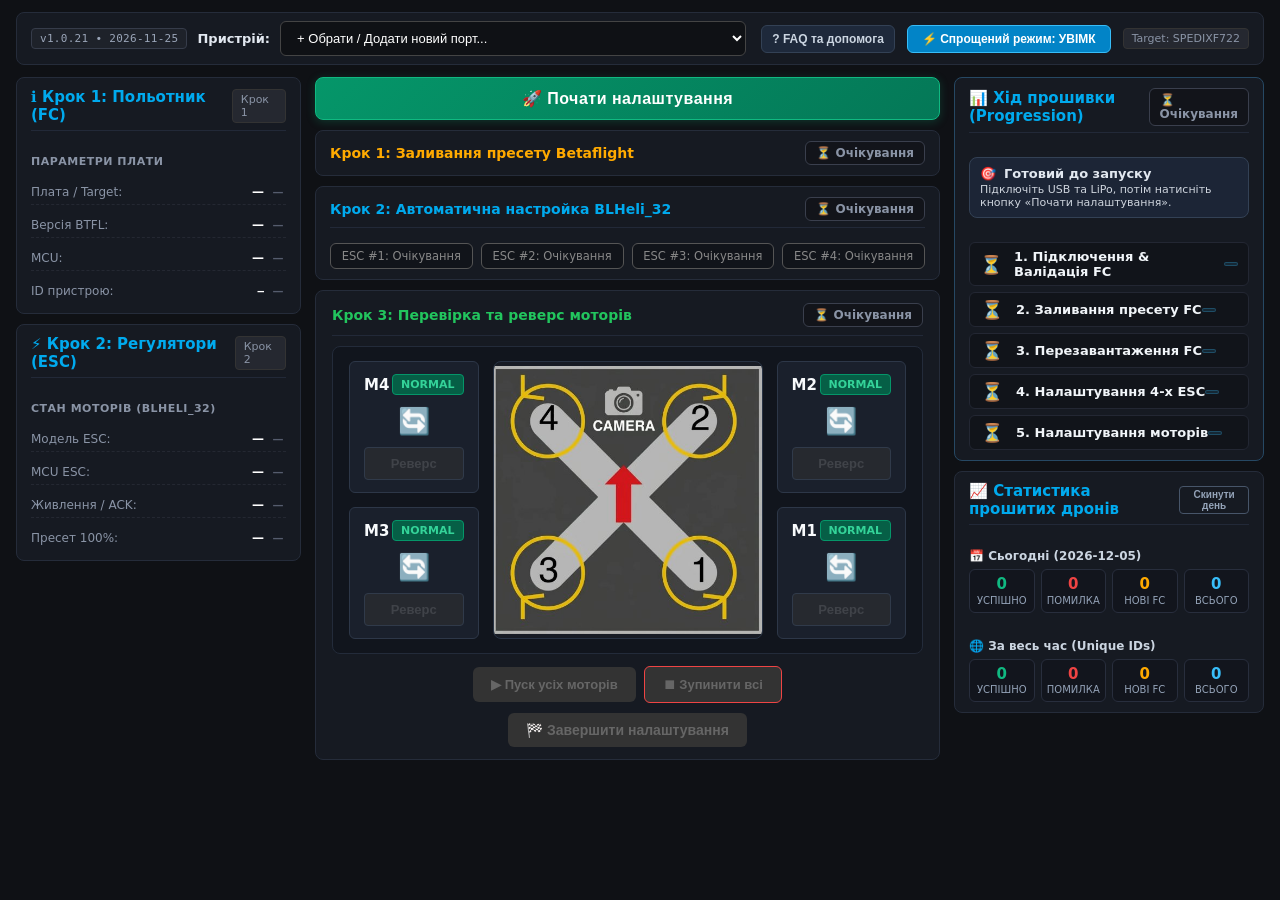
<file: index.html>
<!DOCTYPE html>
<html lang="uk">
<head>
    <meta charset="UTF-8">
    <meta name="viewport" content="width=device-width, initial-scale=1.0">
    <meta http-equiv="Content-Security-Policy" content="default-src 'self'; script-src 'self' 'unsafe-inline'; style-src 'self' 'unsafe-inline'; img-src 'self' data:;">
    <title>Drone Setup Station: Betaflight & BLHeli_32 Configurator</title>
    <link rel="stylesheet" href="css/main.css">
    <link rel="stylesheet" href="css/components.css">
</head>
<body>

<div class="container">

    <!-- USB COM Port Selection Bar -->
    <div class="top-bar">
        <div class="port-controls">
            <span class="badge version-badge" id="appVersionBadge" title="Версія: v1.0.0 (2026-11-12)">v1.0.0 • 2026-11-12</span>
            <strong style="font-size: 13px;">Пристрій:</strong>
            <select id="portSelect">
                <option value="new">+ Обрати / Додати новий порт...</option>
            </select>
            <button id="btnGrantPort" class="btn-grant-port" style="display:none;" title="Надати доступ браузера до щойно підключеного польотника">
                🔌 Дозволити новий пристрій
            </button>
        </div>
        <div class="top-bar-right" style="display:flex; align-items:center; gap:12px;">
            <button id="btnOpenFaq" class="btn-help-toggle simplified-only" title="Відкрити інструкцію оператора / FAQ">
                ? FAQ та допомога
            </button>
            <button id="btnToggleMode" class="btn-mode-toggle" title="Перемкнути між спрощеним та експертним режимами">
                ⚡ Спрощений режим: УВІМК
            </button>
            <span class="badge" id="boardTargetBadge">Target: SPEDIXF722</span>
        </div>
    </div>

    <!-- APP LAYOUT: SIDEBAR + MAIN CONTENT -->
    <div class="app-layout">
        <!-- LEFT SIDEBAR: Flight Controller Info & Preset Match -->
        <aside class="sidebar-col">
            <!-- Крок 1: Інфо польотника (FC) -->
            <div class="info-card" id="infoCardFc">
                <div class="info-card-header">
                    <span class="info-card-title">ℹ️ Крок 1: Польотник (FC)</span>
                    <span class="badge">Крок 1</span>
                </div>

                <div class="info-group">
                    <div class="info-group-title">Параметри плати</div>
                    <div class="info-row">
                        <span class="info-label">Плата / Target:</span>
                        <div class="info-val-wrap">
                            <span class="info-val" id="infoBoardName">—</span>
                            <span class="check-icon state-idle" id="checkBoard" title="Статус перевірки плати">—</span>
                        </div>
                    </div>
                    <div class="info-row">
                        <span class="info-label">Версія BTFL:</span>
                        <div class="info-val-wrap">
                            <span class="info-val" id="infoFirmwareVer">—</span>
                            <span class="check-icon state-idle" id="checkFw" title="Статус перевірки прошивки">—</span>
                        </div>
                    </div>
                    <div class="info-row expert-only">
                        <span class="info-label">Дата збірки:</span>
                        <div class="info-val-wrap">
                            <span class="info-val" id="infoBuildDate">—</span>
                            <span class="check-icon state-idle" id="checkDate" title="Статус перевірки дати збірки">—</span>
                        </div>
                    </div>
                    <div class="info-row">
                        <span class="info-label">MCU:</span>
                        <div class="info-val-wrap">
                            <span class="info-val" id="infoMcuType">—</span>
                            <span class="check-icon state-idle" id="checkMcu" title="Статус перевірки MCU">—</span>
                        </div>
                    </div>
                    <div class="info-row">
                        <span class="info-label">ID пристрою:</span>
                        <div class="info-val-wrap">
                            <span class="info-val" id="infoDeviceId" style="font-family:monospace; font-size:11px; word-break:break-all;">—</span>
                            <span class="check-icon state-idle" id="checkDeviceId" title="Статус перевірки апаратного UID">—</span>
                        </div>
                    </div>
                </div>

                <div class="info-group expert-only">
                    <div class="info-group-title">Порівняння з пресетом</div>
                    <div class="mismatch-box">
                        <div class="info-label" style="font-size:12px;">Неспівпадіння зі стеком:</div>
                        <div class="mismatch-badge" id="infoMismatchBadge">—</div>
                        <div class="mismatch-note" id="infoMismatchNote">Очікує запуску (натисніть «Залити»)...</div>
                    </div>
                </div>
            </div>

            <!-- Крок 2: Стан регуляторів (ESC) -->
            <div class="info-card" id="infoCardEsc">
                <div class="info-card-header">
                    <span class="info-card-title">⚡ Крок 2: Регулятори (ESC)</span>
                    <span class="badge">Крок 2</span>
                </div>

                <div class="info-group" id="infoGroupEsc">
                    <div class="info-group-title">Стан моторів (BLHeli_32)</div>
                    <div class="info-row">
                        <span class="info-label">Модель ESC:</span>
                        <div class="info-val-wrap">
                            <span class="info-val" id="infoEscModel" style="max-width:150px;">—</span>
                            <span class="check-icon state-idle" id="checkEscModel" title="Статус моделі ESC">—</span>
                        </div>
                    </div>
                    <div class="info-row">
                        <span class="info-label">MCU ESC:</span>
                        <div class="info-val-wrap">
                            <span class="info-val" id="infoEscMcu">—</span>
                            <span class="check-icon state-idle" id="checkEscMcu" title="Статус процесора ESC">—</span>
                        </div>
                    </div>
                    <div class="info-row">
                        <span class="info-label">Живлення / ACK:</span>
                        <div class="info-val-wrap">
                            <span class="info-val" id="infoEscPowerAck">—</span>
                            <span class="check-icon state-idle" id="checkEscPower" title="Статус LiPo живлення та ACK">—</span>
                        </div>
                    </div>
                    <div class="info-row expert-only">
                        <span class="info-label">ESC #1..#4:</span>
                        <div class="info-val-wrap">
                            <span class="info-val" id="infoEscDirs" style="font-size:11px;">—</span>
                            <span class="check-icon state-idle" id="checkEscDirs" title="Статус моторів ESC #1..#4">—</span>
                        </div>
                    </div>
                    <div class="info-row">
                        <span class="info-label">Пресет 100%:</span>
                        <div class="info-val-wrap">
                            <span class="info-val" id="infoEscPresetStatus">—</span>
                            <span class="check-icon state-idle" id="checkEscPreset" title="Відповідність пресету 100%">—</span>
                        </div>
                    </div>
                </div>
            </div>

            <!-- Instructions & FAQ -->
            <div class="info-card faq-card expert-only">
                <div class="info-card-header">
                    <span class="info-card-title">ℹ️ Інструкція оператора / FAQ</span>
                </div>
                <div class="faq-content">
                    <!-- 1. ДО ПІДКЛЮЧЕННЯ -->
                    <div class="faq-section">
                        <div class="faq-section-title">🔌 1. До підключення</div>
                        <div class="faq-item">
                            <strong>Один пристрій та закриття сторонніх програм:</strong>
                            <p><strong style="color: #ff4444;">‼️ Суворо заборонено підключати одночасно декілька девайсів через USB!</strong> Працюйте виключно з одним дроном. Також обов'язково <strong>закрийте всі сторонні програми</strong>, які можуть захоплювати COM-порт (Betaflight Configurator, ESC Configurator, BLHeliSuite32, SpeedyBee тощо).</p>
                        </div>
                        <div class="faq-item">
                            <strong>USB-підключення та кабель:</strong>
                            <p>Використовуйте якісний дата-кабель через <strong>USB-хаб (з власним живленням)</strong> або порт ПК. Бажано підключати через <strong>USB Type-A</strong>, оскільки пряме з'єднання <code>Type-C ➔ Type-C</code> на багатьох FC викликає збої розпізнавання COM-порту та зависання прошивки.</p>
                        </div>
                        <div class="faq-item">
                            <strong>Порядок подачі живлення:</strong>
                            <p>Під'єднайте батарею (LiPo) до дрона і <strong>зачекайте повний програш стартової мелодії</strong> (переконайтеся, що вона вірна й не переривається). Тільки через 2 сек після цього вмикайте кабель USB до ПК.</p>
                        </div>
                        <div class="faq-item">
                            <strong>Техніка безпеки:</strong>
                            <p><strong style="color: #eab308;">⚠️ Безпека:</strong> переконайтеся, що перед початком робіт на дроні <strong>зняті всі пропелери</strong>.</p>
                        </div>
                    </div>

                    <!-- 2. ПІД ЧАС ПРОШИВКИ -->
                    <div class="faq-section">
                        <div class="faq-section-title">⚡ 2. Під час прошивки</div>
                        <div class="faq-item">
                            <strong>Штатний старт конвеєра:</strong>
                            <p>Натисніть кнопку <span class="faq-btn-pill-master">🚀 Почати налаштування</span>. Якщо порт уже відомий системі, процес розпочнеться автоматично і триватиме приблизно <strong>10-20 секунд</strong>.</p>
                        </div>
                        <div class="faq-item">
                            <strong>Новий пристрій / перший запуск:</strong>
                            <p>Якщо плата підключається вперше — браузер покаже вікно дозволу. Оберіть у списку ваш польотний контролер (<code>Betaflight STM32...</code>) і натисніть «Підключити». Прошивка продовжиться самостійно.</p>
                        </div>
                        <div class="faq-item">
                            <strong>Суворе правило під час запису:</strong>
                            <p><strong style="color: #ff4444;">‼️ Не вимикати:</strong> категорично заборонено від'єднувати живлення або USB під час активного запису пресету чи EEPROM моторів!</p>
                        </div>
                        <div class="faq-item">
                            <strong>Крок 3: Перевірка моторів (Етап 5 конвеєра):</strong>
                            <p>Після завершення Кроку 2 (ESC) автоматично стає активним 5-й етап конвеєра — <strong>Налаштування моторів</strong>. У спрощеному режимі <strong>мотори запускаються автоматично</strong> без необхідності натискати кнопку пуску вручну. Перевірте відповідність обертання схемі QuadX (при потребі натисніть <strong>«Реверс»</strong> потрібного мотора; якщо в UI напрямок змінився, але фізично мотор крутиться так само — натисніть <strong>«Реверс»</strong> повторно) та обов'язково зафіксуйте результат кнопкою <span class="faq-btn-pill-master">🏁 Завершити налаштування</span>.</p>
                        </div>
                    </div>

                    <!-- 3. ПІСЛЯ ПРОШИВКИ -->
                    <div class="faq-section">
                        <div class="faq-section-title">✅ 3. Після прошивки</div>
                        <div class="faq-item">
                            <strong>Фіксація та завершення циклу:</strong>
                            <p>Прошивка вважається повністю завершеною лише після натискання <span class="faq-btn-pill-master">🏁 Завершити налаштування</span> на Кроці 3 (напрямки зберігаються в EEPROM ESC, порт безпечно закривається, а пристрій зараховується у статистику).</p>
                        </div>
                        <div class="faq-item">
                            <strong>Порядок безпечного відключення:</strong>
                            <p>Після появи зеленого статусу <span class="faq-status-pill-success">✓ УСПІШНО</span> відключати строго в порядку:<br>
                            <strong>[1] Спочатку кабель USB ➔ [2] Потім акумулятор LiPo</strong>.</p>
                        </div>
                    </div>

                    <!-- 4. ЗАГАЛЬНІ ПИТАННЯ ТА ВИРІШЕННЯ ПОМИЛОК -->
                    <div class="faq-section">
                        <div class="faq-section-title">❓ 4. Загальні питання та помилки</div>
                        <div class="faq-item">
                            <strong>Помилка прошивки FC (Крок 1):</strong>
                            <p>Перевірте ліву панель: <strong>Target</strong>, <strong>Версія BTFL</strong>, <strong>Дата збірки</strong> та <strong>MCU</strong> повинні мати зелені галочки <span class="faq-badge-pass">✓</span>. Якщо біля Target червоний хрестик <span class="faq-badge-fail">✕</span> — прошивку та будь-які подальші маніпуляції заблоковано через невідповідність плати.</p>
                        </div>
                        <div class="faq-item">
                            <strong>Помилка налаштування ESC (Крок 2):</strong>
                            <p>Якщо LiPo підключено, але виник збій — перевірте балансир/силовий роз'єм XT60, свічення LED на 4-х ESC та переконайтеся у валідності полів <strong>Модель ESC</strong> та <strong>MCU ESC</strong> зліва. Після усунення причини повторно натисніть <span class="faq-btn-pill-master">🚀 Почати налаштування</span>.</p>
                        </div>
                        <div class="faq-item">
                            <strong>Напрямок мотора не змінився після натискання «Реверс»:</strong>
                            <p>Якщо після першого натискання <strong>«Реверс»</strong> напрямок в інтерфейсі (UI) оновився, але фізично мотор продовжує обертатися в той самий бік — натисніть <strong>«Реверс»</strong> ще раз. Якщо проблема повторюється і мотор не реагує на повторне натискання, це може свідчити про несправність ESC, поганий контакт або збій запису команди.</p>
                        </div>
                        <div class="faq-item">
                            <strong>Браузер та втрата з'єднання (Web Serial):</strong>
                            <p>Станція працює лише в <strong>Chrome або Edge</strong> через HTTPS (Web Serial API). Якщо під час роботи з'явилася помилка втрати пристрою, порт закриється автоматично — перевірте кабель/живлення та оберіть порт заново.</p>
                        </div>
                        <div class="faq-item">
                            <strong>Режим експерта (⚙️):</strong>
                            <p>Перемикатися в режим експерта дозволено виключно за наявності навичок дебагу та ручної прошивки. Для штатної роботи використовуйте спрощений режим в один клік.</p>
                        </div>
                    </div>
                </div>
            </div>
        </aside>

        <!-- RIGHT MAIN COLUMN: Steps & Console -->
        <main class="main-col">
        <!-- Master Run Box for Simplified Mode -->
        <div class="simplified-master-box" id="simplifiedMasterBox">
            <button id="btnRunSimplified" class="btn-master-run">
                🚀 Почати налаштування
            </button>
        </div>

    <!-- BLOCK 1: Betaflight CLI Flasher -->
    <div class="step-card" id="cardStep1">
        <div class="step-header">
            <div class="step-title">
                <span>Крок 1: Заливання пресету Betaflight</span>
            </div>
            <div class="step-header-right">
                <span class="badge expert-only">CLI Engine</span>
                <span class="already-flashed-pill fc-state-pill" id="fcStateBadge" style="display:none;" title="Статус відповідності прошивки контролера">⚡ Вже прошитий</span>
                <span class="already-flashed-pill fc-history-pill" id="fcHistoryBadge" style="display:none;" title="Історія обладнання: цей контролер раніше мав сторонній пресет">⚠️ Був модифікований</span>
                <span class="step-status awaiting" id="stepStatus1">⏳ Очікування</span>
            </div>
        </div>

        <div class="preset-input-wrapper expert-only">
            <label for="presetInput" style="font-size:12px; color:var(--text-muted); display:block; margin-bottom:6px;">
                CLI Dump / Diff команди:
            </label>
            <textarea id="presetInput">
defaults nosave


# version
# Betaflight / STM32F7X2 (S7X2) 4.5.1 Dec  2 2024 / 10:06:22 (77d01ba3b) MSP API: 1.46
# config rev: cb1d3ac

# start the command batch
batch start

# reset configuration to default settings
defaults nosave

board_name SPEDIXF722
manufacturer_id SPDX
mcu_id 0023003e3036510834323839
signature

# name: T-System 15

# resources
resource MOTOR 5 NONE
resource SERVO 1 A03
resource SERIAL_TX 2 NONE
resource SERIAL_RX 2 A02

# feature
feature SERVO_TILT
feature OSD
feature ESC_SENSOR

# serial
serial 0 64 115200 57600 0 115200
serial 1 0 115200 57600 0 115200
serial 4 1024 115200 57600 0 115200

# servo
servo 0 1000 2000 1500 100 7

# beeper
beeper -GYRO_CALIBRATED
beeper -RX_LOST
beeper -RX_LOST_LANDING
beeper -DISARMING
beeper -ARMING
beeper -ARMING_GPS_FIX
beeper -BAT_CRIT_LOW
beeper -BAT_LOW
beeper -GPS_STATUS
beeper -RX_SET
beeper -ACC_CALIBRATION
beeper -ACC_CALIBRATION_FAIL
beeper -READY_BEEP
beeper -DISARM_REPEAT
beeper -ARMED
beeper -SYSTEM_INIT
beeper -ON_USB
beeper -BLACKBOX_ERASE
beeper -CRASH_FLIP
beeper -CAM_CONNECTION_OPEN
beeper -CAM_CONNECTION_CLOSE
beeper -RC_SMOOTHING_INIT_FAIL

# aux
aux 0 0 0 1700 2100 0 0
aux 1 1 2 1300 1700 0 0
aux 2 2 2 1700 2100 0 0
aux 3 40 1 1700 2100 0 0
aux 4 40 0 900 900 0 33

# adjrange
adjrange 0 0 3 900 2100 29 3 0 0

# vtxtable
vtxtable bands 8
vtxtable channels 8
vtxtable band 1 BOSCAM_A A CUSTOM  5865 5845 5825 5805 5785 5765 5745 5725
vtxtable band 2 BOSCAM_B B CUSTOM  5733 5752 5771 5790 5809 5828 5847 5866
vtxtable band 3 BOSCAM_E E CUSTOM  5705 5685 5665 5645 5885 5905 5925 5945
vtxtable band 4 FATSHARK F CUSTOM  5740 5760 5780 5800 5820 5840 5860 5880
vtxtable band 5 RACEBAND R CUSTOM  5658 5695 5732 5769 5806 5843 5880 5917
vtxtable band 6 LOWRACE  L CUSTOM  5362 5399 5436 5473 5510 5547 5584 5621
vtxtable band 7 BOSCAM   H CUSTOM  5653 5693 5733 5773 5813 5853 5893 5933
vtxtable band 8 BOSCAM   X CUSTOM  4990 5020 5055 5080 5110 5140 5170 5200
vtxtable powerlevels 6
vtxtable powervalues 25 400 800 1500 3000 0
vtxtable powerlabels 25 400 800 1.5 3.0 0MW

# rxfail
rxfail 3 h
rxfail 5 s 1000

# master
set gyro_lpf1_type = PT2
set gyro_lpf1_static_hz = 0
set gyro_lpf2_static_hz = 0
set dyn_notch_count = 5
set dyn_notch_q = 250
set dyn_notch_min_hz = 60
set gyro_lpf1_dyn_min_hz = 0
set gyro_lpf1_dyn_max_hz = 150
set acc_trim_pitch = -2
set acc_calibration = 14,-15,22,1
set dshot_idle_value = 250
set failsafe_delay = 30
set failsafe_throttle = 1280
set vbat_min_cell_voltage = 260
set vbat_warning_cell_voltage = 300
set beeper_dshot_beacon_tone = 5
set yaw_motors_reversed = ON
set gps_rescue_min_start_dist = 10
set gps_rescue_return_alt = 40
set gps_rescue_throttle_max = 2000
set gps_rescue_throttle_hover = 1350
set simplified_gyro_filter_multiplier = 30
set osd_vbat_pos = 6497
set osd_rssi_pos = 87
set osd_link_quality_pos = 55
set osd_tim_2_pos = 14529
set osd_flymode_pos = 6553
set osd_throttle_pos = 6370
set osd_vtx_channel_pos = 33
set osd_crosshairs_pos = 6381
set osd_ah_pos = 110
set osd_current_pos = 6432
set osd_mah_drawn_pos = 6529
set osd_motor_diag_pos = 377
set osd_craft_name_pos = 6187
set osd_pilot_name_pos = 8353
set osd_gps_speed_pos = 249
set osd_gps_lon_pos = 17
set osd_gps_lat_pos = 0
set osd_gps_sats_pos = 58
set osd_home_dir_pos = 72
set osd_home_dist_pos = 121
set osd_flight_dist_pos = 344
set osd_compass_bar_pos = 6156
set osd_altitude_pos = 6551
set osd_warnings_pos = 6538
set osd_avg_cell_voltage_pos = 6465
set osd_pit_ang_pos = 161
set osd_rol_ang_pos = 129
set osd_disarmed_pos = 6283
set osd_esc_rpm_freq_pos = 216
set osd_core_temp_pos = 89
set osd_profile_name_pos = 14465
set osd_sys_delay_pos = 336
set osd_sys_lq_pos = 88
set osd_stat_bitmask = 4472620
set osd_profile_1_name = !Safe!
set osd_profile_2_name = !Active!
set osd_profile_3_name = !!Boom!!
set osd_displayport_device = AUTO
set osd_canvas_width = 30
set osd_canvas_height = 13
set debug_mode = FFT_FREQ
set vtx_band = 3
set vtx_channel = 3
set vtx_power = 1
set vtx_freq = 5665
set vcd_video_system = AUTO
set craft_name = T-System 15
set pilot_name = IF SEEN, NO BOOM

profile 0

# profile 0
set dterm_lpf1_dyn_min_hz = 41
set dterm_lpf1_dyn_max_hz = 82
set dterm_lpf1_dyn_expo = 7
set dterm_lpf1_type = PT2
set dterm_lpf1_static_hz = 41
set dterm_lpf2_static_hz = 0
set anti_gravity_gain = 35
set iterm_rotation = ON
set iterm_relax_type = GYRO
set iterm_relax_cutoff = 6
set yaw_lowpass_hz = 1
set i_pitch = 63
set d_pitch = 41
set f_pitch = 93
set i_roll = 60
set d_roll = 36
set f_roll = 90
set i_yaw = 60
set f_yaw = 90
set d_min_roll = 27
set d_min_pitch = 30
set feedforward_jitter_factor = 10
set simplified_i_gain = 75
set simplified_d_gain = 90
set simplified_feedforward_gain = 75
set simplified_dterm_filter_multiplier = 55

profile 1

profile 2

profile 3

# restore original profile selection
profile 0

rateprofile 0

# rateprofile 0
set roll_srate = 35
set pitch_srate = 35
set yaw_srate = 35

rateprofile 1

rateprofile 2

rateprofile 3

# restore original rateprofile selection
rateprofile 0

# save configuration
</textarea>
        </div>

        <!-- Clean Preset Collapsible CLI (Expert Mode) -->
        <div class="clean-preset-toggle-box expert-only" style="margin-top: 8px;">
            <button type="button" id="btnToggleCleanPreset" class="btn-clean-toggle" title="Показати/приховати еталонний чистий пресет для розпізнавання стану">
                ⚙️ Еталонний чистий пресет (Clean Diff) ▾
            </button>
        </div>
        <div class="clean-preset-wrapper expert-only" id="cleanPresetWrapper" style="display:none;">
            <label for="cleanPresetInput" style="font-size:12px; color:var(--text-muted); display:block; margin-bottom:6px;">
                Еталонні CLI команди чистого контролера (Clean Diff):
            </label>
            <textarea id="cleanPresetInput" style="height:120px;">diff all

# version
# Betaflight / STM32F7X2 (S7X2) 4.5.1 Dec  2 2024 / 10:06:22 (77d01ba3b) MSP API: 1.46
# config rev: cb1d3ac

# start the command batch
batch start

# reset configuration to default settings
defaults nosave

board_name SPEDIXF722
manufacturer_id SPDX
mcu_id 0025002d3036510834323839
signature 

# feature
feature SERVO_TILT
feature TELEMETRY
feature LED_STRIP
feature OSD
feature CHANNEL_FORWARDING

# master
set acc_calibration = 15,-23,19,1
set osd_warnings_pos = 14698
set osd_displayport_device = AUTO
set osd_canvas_width = 30
set osd_canvas_height = 13
set vcd_video_system = AUTO

profile 0

profile 1

profile 2

profile 3

# restore original profile selection
profile 0

rateprofile 0

rateprofile 1

rateprofile 2

rateprofile 3

# restore original rateprofile selection
rateprofile 0

# save configuration
save
# </textarea>
        </div>

        <!-- Step 1 Sub-stage Progress Badges -->
        <div class="fc-flash-progress expert-only" id="fcFlashProgress">
            <div class="fc-sub-step pending" id="subStepFlash">
                <span class="sub-step-icon">⏳</span>
                <span class="sub-step-label">1. Прошивка команд</span>
            </div>
            <div class="fc-sub-step pending" id="subStepReadDiff">
                <span class="sub-step-icon">⏳</span>
                <span class="sub-step-label">2. Фінальне читання</span>
            </div>
            <div class="fc-sub-step pending" id="subStepVerify">
                <span class="sub-step-icon">⏳</span>
                <span class="sub-step-label">3. Перевірка пресету</span>
            </div>
        </div>

        <!-- Step 1 Controls (Grouped & Sorted in Expert Mode) -->
        <div class="controls-toolbar expert-only">
            <!-- Group 1: Робоча прошивка та аналіз -->
            <div class="controls-group">
                <span class="controls-group-label">⚡ Прошивка:</span>
                <button id="btnFlashFC" class="btn-primary" title="Залити робочий цільовий пресет у FC">Залити пресет у FC</button>
                <button id="btnComparePreset" class="btn-read" title="Зчитати актуальну конфігурацію FC та порівняти з пресетом без прошивки">🔍 Порівняти з пресетом</button>
                <button id="btnFlashCleanFC" class="btn-clean-flash" title="Залити чистий заводський дамп у польотний контролер">🧼 Залити чистий дамп</button>
            </div>

            <!-- Group 2: Робота з базою IndexedDB (дампи пресетів польотника) -->
            <div class="controls-group">
                <span class="controls-group-label">💾 База дампів:</span>
                <button id="btnExportNewHwDump" class="btn-dump-export" disabled title="Експортувати збережені diff all та dump all у файли окремо (активується після порівняння, якщо знайдено дамп у БД)">📥 Експорт (diff + dump)</button>
                <button id="btnRestoreDiffFromDb" class="btn-dump-restore" disabled title="Автоматично прошити збережений diff all назад у контролер">🔄 Відновити diff</button>
                <button id="btnRestoreDumpFromDb" class="btn-dump-restore" disabled title="Автоматично прошити збережений повний dump all назад у контролер">🔄 Відновити dump</button>
            </div>

            <!-- Group 3: Бекап та відновлення конфігурації у/з файлу -->
            <div class="controls-group">
                <span class="controls-group-label">📁 Бекап:</span>
                <select id="backupType" style="flex-grow:0; width:auto;">
                    <option value="diff all">diff all</option>
                    <option value="dump all">dump all</option>
                </select>
                <button id="btnBackup" class="btn-backup" title="Зберегти поточну конфігурацію FC у файл">💾 Зберегти бекап у файл</button>
                <button id="btnRestoreFCFromFile" class="btn-dump-restore" title="Вибрати файл конфігурації та прошити в FC з повною перевіркою">🔄 Відновити з файлу</button>
                <input type="file" id="fileRestoreFC" style="display:none;" accept=".txt">
            </div>
        </div>
    </div>

    <!-- BLOCK 2: BLHeli_32 4-Way Configurator -->
    <div class="step-card" id="cardStep2">
        <div class="step-header">
            <div class="step-title blue">
                <span>Крок 2: Автоматична настройка BLHeli_32</span>
            </div>
            <div class="step-header-right">
                <span class="badge expert-only">MSP 4-Way Interface</span>
                <span class="already-flashed-pill" id="badgeEscAlreadyFlashed" style="display:none;" title="Усі 4 регулятори вже на 100% відповідають зразку пресету">⚡ Вже прошитий</span>
                <span class="step-status awaiting" id="stepStatus2">⏳ Очікування</span>
            </div>
        </div>

        <!-- ESC Pipeline Flow Status Bar (Підключення -> Заливка -> Перевірка -> Закриття сесії) -->
        <div class="esc-flow-pipeline expert-only" id="escFlowPipeline">
            <div class="esc-flow-step awaiting" id="escFlowConnect">
                <span class="step-dot">🔗</span>
                <span class="step-label">1. Підключення</span>
            </div>
            <span class="esc-flow-arrow">➜</span>
            <div class="esc-flow-step awaiting" id="escFlowFlash">
                <span class="step-dot">⚡</span>
                <span class="step-label">2. Заливка</span>
            </div>
            <span class="esc-flow-arrow">➜</span>
            <div class="esc-flow-step awaiting" id="escFlowVerify">
                <span class="step-dot">🔍</span>
                <span class="step-label">3. Перевірка</span>
            </div>
            <span class="esc-flow-arrow">➜</span>
            <div class="esc-flow-step awaiting" id="escFlowClose">
                <span class="step-dot">🔒</span>
                <span class="step-label">4. Закриття</span>
            </div>
        </div>

        <!-- ESC 1-4 Real-Time Status -->
        <div class="esc-status-badges">
            <div class="esc-badge pending" id="badgeEsc0">ESC #1: Очікування</div>
            <div class="esc-badge pending" id="badgeEsc1">ESC #2: Очікування</div>
            <div class="esc-badge pending" id="badgeEsc2">ESC #3: Очікування</div>
            <div class="esc-badge pending" id="badgeEsc3">ESC #4: Очікування</div>
        </div>

        <!-- Step 2 Controls (Grouped & Sorted in Expert Mode) -->
        <div class="controls-toolbar expert-only">
            <!-- Group 1: 4-Way Сесія -->
            <div class="controls-group">
                <span class="controls-group-label">🔗 Сесія:</span>
                <button id="btnConnectESC" class="btn-connect" title="Встановити 4-Way з'єднання з ESC через FC">🔗 З'єднатися</button>
                <button id="btnDisconnectESC" class="btn-disconnect" disabled title="Розірвати 4-Way сесію та звільнити COM-порт">❌ Від'єднатися</button>
            </div>

            <!-- Group 2: Прошивка та Зчитування -->
            <div class="controls-group">
                <span class="controls-group-label">⚡ Прошивка:</span>
                <button id="btnConfigureESC" class="btn-primary" style="background:#007acc; border-color:#0099ff;" disabled title="Записати 256-байтний еталонний пресет у всі 4 регулятори">⚡ Застосувати пресет до 4 ESC</button>
                <button id="btnReadESC" class="btn-read" disabled title="Зчитати поточні налаштування та дампи всіх 4-х ESC">🔍 Зчитати налаштування ESC</button>
            </div>

            <!-- Group 3: Робота з базою IndexedDB (дампи ESC) -->
            <div class="controls-group">
                <span class="controls-group-label">💾 База дампів:</span>
                <button id="btnExportEscDb" class="btn-dump-export" disabled title="Завантажити збережений в IndexedDB бекап 4 ESC для поточного MCU">📥 Експорт з БД</button>
                <button id="btnRestoreEscDb" class="btn-dump-restore" disabled title="Автоматично відновити збережений бекап 4 ESC з IndexedDB у регулятори">🔄 Відновити з БД</button>
            </div>

            <!-- Group 4: Бекап та Відновлення з файлу -->
            <div class="controls-group">
                <span class="controls-group-label">📁 Файли:</span>
                <button id="btnBackupESC" class="btn-backup" disabled title="Зберегти повний бекап усіх 4 ESC у JSON-файл">💾 Зберегти у файл</button>
                <button id="btnRestoreESC" class="btn-restore" disabled title="Відновити налаштування ESC з раніше збереженого JSON-файлу">♻️ Відновити з файлу</button>
                <input type="file" id="fileRestoreESC" accept=".json,application/json" style="display:none">
            </div>
        </div>
    </div>

    <!-- STEP 3: Motor Testing & Direction Reversal -->
    <div class="step-card" id="cardStep3">
        <div class="step-header">
            <div class="step-title" style="color: #22c55e;">
                <span>Крок 3: Перевірка та реверс моторів</span>
            </div>
            <div class="step-header-right">
                <span class="badge expert-only">DShot Passthrough</span>
                <span class="step-status awaiting" id="stepStatus3">⏳ Очікування</span>
            </div>
        </div>

        <!-- Safety Notice & Interlock -->
        <div class="safety-box">
            <span class="safety-icon">⚠️</span>
            <div class="safety-content">
                <strong>Обов'язкова перевірка безпеки:</strong>
                <p>Перед запуском моторів обов'язково <u>повністю зніміть усі пропелери</u> з дрона!</p>
                <label class="safety-checkbox-label">
                    <input type="checkbox" id="chkPropellersRemoved">
                    <span>Я зняв усі пропелери перед тестуванням моторів</span>
                </label>
            </div>
        </div>

        <!-- QuadX Visual Motors Layout with Center Drone Diagram -->
        <div class="quad-layout">
            <!-- Front Left: M4 -->
            <div class="motor-pod" id="podMotor4">
                <div class="motor-top-row">
                    <span class="motor-num">M4</span>
                    <span class="motor-dir-badge normal" id="mBadge4">NORMAL</span>
                </div>
                <div class="motor-visual">
                    <div class="motor-arrow normal" id="mArrow4">🔄</div>
                </div>
                <button class="btn-rev-motor" id="btnRevMotor4" disabled title="Змінити напрямок мотора 4">Реверс</button>
            </div>

            <!-- Center: Drone Schematic Diagram -->
            <div class="quad-center-diagram" id="quadCenterDiagram" style="position: relative;">
                <img src="img/drone-quad-x.png" alt="QuadX Drone Motors Direction Diagram" class="drone-schema-img">
                <div class="motor-countdown-overlay" id="motorCountdownOverlay" style="display: none;">
                    <div class="countdown-spinner"></div>
                    <div class="countdown-title">⚡ Ініціалізація моторів...</div>
                    <div class="countdown-seconds" id="motorCountdownSec">8.0s</div>
                </div>
            </div>

            <!-- Front Right: M2 -->
            <div class="motor-pod" id="podMotor2">
                <div class="motor-top-row">
                    <span class="motor-num">M2</span>
                    <span class="motor-dir-badge normal" id="mBadge2">NORMAL</span>
                </div>
                <div class="motor-visual">
                    <div class="motor-arrow normal" id="mArrow2">🔄</div>
                </div>
                <button class="btn-rev-motor" id="btnRevMotor2" disabled title="Змінити напрямок мотора 2">Реверс</button>
            </div>

            <!-- Rear Left: M3 -->
            <div class="motor-pod" id="podMotor3">
                <div class="motor-top-row">
                    <span class="motor-num">M3</span>
                    <span class="motor-dir-badge normal" id="mBadge3">NORMAL</span>
                </div>
                <div class="motor-visual">
                    <div class="motor-arrow normal" id="mArrow3">🔄</div>
                </div>
                <button class="btn-rev-motor" id="btnRevMotor3" disabled title="Змінити напрямок мотора 3">Реверс</button>
            </div>

            <!-- Rear Right: M1 -->
            <div class="motor-pod" id="podMotor1">
                <div class="motor-top-row">
                    <span class="motor-num">M1</span>
                    <span class="motor-dir-badge normal" id="mBadge1">NORMAL</span>
                </div>
                <div class="motor-visual">
                    <div class="motor-arrow normal" id="mArrow1">🔄</div>
                </div>
                <button class="btn-rev-motor" id="btnRevMotor1" disabled title="Змінити напрямок мотора 1">Реверс</button>
            </div>
        </div>

        <!-- Step 3 Action Controls Toolbar -->
        <div class="controls-toolbar step3-toolbar" style="margin-top: 14px;">
            <div class="controls-group">
                <span class="controls-group-label expert-only">🕹️ Тестовий запуск:</span>
                <button id="btnFetchMotorDirections" class="btn-read expert-only" style="padding: 4px 10px; font-size: 11px;" title="Опитати актуальні напрямки обертання безпосередньо з 4 ESC">🔍 Опитати ESC</button>
                <button id="btnSpinAllMotors" class="btn-primary" style="background:#28a745; border-color:#208738;" disabled title="Запустити всі 4 мотори на низьких обертах">▶ Пуск усіх моторів</button>
                <button id="btnStopAllMotors" class="btn-disconnect" disabled title="Негайно зупинити всі мотори (1000µs)">⏹ Зупинити всі</button>
            </div>

            <!-- Expert Mode Manual Throttle Slider & Set Default -->
            <div class="controls-group expert-only motor-speed-control-group">
                <span class="controls-group-label">⚡ Оберти (Speed):</span>
                <div class="throttle-slider-wrap">
                    <input type="range" id="throttleSlider" min="1000" max="1200" step="5" value="1030" disabled title="Ручне регулювання тестових обертів (1000 - 1200µs)">
                    <span class="throttle-val-badge" id="throttleValBadge">1030</span>
                </div>
                <button id="btnApplyDefaultThrottle" class="btn-read" style="padding: 4px 10px; font-size: 11px;" title="Скинути швидкість до стандартних 1030µs">↺ Скинути (1030)</button>
            </div>

            <div class="controls-group step3-finish-group">
                <span class="controls-group-label expert-only">💾 Фіксація:</span>
                <button id="btnSaveMotorDirections" class="btn-primary" style="background:#007acc; border-color:#0099ff;" disabled title="Зафіксувати напрямки моторів в ESC та завершити налаштування">🏁 Завершити налаштування</button>
            </div>
        </div>
    </div>

    <!-- Realtime Terminal Console / Logging Panel -->
    <div class="log-panel expert-only">
        <div class="log-header">
            <div class="log-title">
                <span>📋 Панель логування (Logging Panel)</span>
            </div>
            <div style="display: flex; gap: 8px; align-items: center;">
                <button id="btnExportLogsJson" class="btn-read" style="padding: 4px 10px; font-size: 0.8rem; height: auto;" title="Експорт усіх згрупованих операцій у JSON">📥 Експорт JSON</button>
                <button id="btnClearLogs" class="btn-restore" style="padding: 4px 10px; font-size: 0.8rem; height: auto;" title="Очистити термінал та історію">🗑️ Очистити</button>
                <span class="badge">Serial Console</span>
            </div>
        </div>
        <div id="log" aria-live="polite">Очікування підключення пристрою...</div>
    </div>
        </main>

        <!-- RIGHT SIDEBAR: Progression Report, Daily/All-Time Stats & FAQ -->
        <aside class="right-col" id="simplifiedRightCol">
            <!-- Progression Report Card -->
            <div class="info-card prog-card">
                <div class="info-card-header">
                    <span class="info-card-title">📊 Хід прошивки (Progression)</span>
                    <span class="step-status awaiting" id="progOverallBadge">⏳ Очікування</span>
                </div>

                <!-- Overall Outcome Banner -->
                <div class="prog-banner ready" id="progBanner" aria-live="polite">
                    <div class="banner-title"><span class="banner-icon">🎯</span> <strong>Готовий до запуску</strong></div>
                    <div class="banner-details">Підключіть USB та LiPo, потім натисніть кнопку «Почати налаштування».</div>
                </div>

                <!-- 4 Steps Progression Timeline -->
                <div class="prog-steps-list">
                    <div class="prog-step awaiting" id="progStep1">
                        <div class="step-icon">⏳</div>
                        <div class="step-content">
                            <div class="step-title-row" style="display:flex; justify-content:space-between; align-items:center;">
                                <div class="step-title-text">1. Підключення & Валідація FC</div>
                                <span class="prog-step-time" id="progTimeStep1"></span>
                            </div>
                            <div class="step-subtitle expert-only">Зчитування Target та Unique ID</div>
                        </div>
                    </div>
                    <div class="prog-step awaiting" id="progStep2">
                        <div class="step-icon">⏳</div>
                        <div class="step-content">
                            <div class="step-title-row" style="display:flex; justify-content:space-between; align-items:center;">
                                <div class="step-title-text">2. Заливання пресету FC</div>
                                <span class="prog-step-time" id="progTimeStep2"></span>
                            </div>
                            <div class="step-subtitle expert-only">CLI запис та перевірка помилок</div>
                        </div>
                    </div>
                    <div class="prog-step awaiting" id="progStep3">
                        <div class="step-icon">⏳</div>
                        <div class="step-content">
                            <div class="step-title-row" style="display:flex; justify-content:space-between; align-items:center;">
                                <div class="step-title-text">3. Перезавантаження FC</div>
                                <span class="prog-step-time" id="progTimeStep3"></span>
                            </div>
                            <div class="step-subtitle expert-only">Ініціалізація MSP 4-Way режиму</div>
                        </div>
                    </div>
                    <div class="prog-step awaiting" id="progStep4">
                        <div class="step-icon">⏳</div>
                        <div class="step-content">
                            <div class="step-title-row" style="display:flex; justify-content:space-between; align-items:center;">
                                <div class="step-title-text">4. Налаштування 4-х ESC</div>
                                <span class="prog-step-time" id="progTimeStep4"></span>
                            </div>
                            <div class="step-subtitle expert-only">BLHeli_32 запис пресету 100%</div>
                        </div>
                    </div>
                    <div class="prog-step awaiting" id="progStep5">
                        <div class="step-icon">⏳</div>
                        <div class="step-content">
                            <div class="step-title-row" style="display:flex; justify-content:space-between; align-items:center;">
                                <div class="step-title-text">5. Налаштування моторів</div>
                                <span class="prog-step-time" id="progTimeStep5"></span>
                            </div>
                            <div class="step-subtitle expert-only">Тестовий пуск, реверс & фіксація</div>
                        </div>
                    </div>
                </div>
            </div>

            <!-- Statistics Card: Flashed Devices Counter by Unique ID -->
            <div class="info-card stats-card" style="margin-top: 14px;">
                <div class="info-card-header">
                    <span class="info-card-title">📈 Статистика прошитих дронів</span>
                    <button id="btnResetDailyStats" class="btn-stat-reset" title="Скинути сьогоднішню статистику">Скинути день</button>
                </div>

                <!-- Daily Stats -->
                <div class="stats-section">
                    <div class="stats-section-title">📅 Сьогодні (<span id="statDailyDate">—</span>)</div>
                    <div class="stats-grid">
                        <div class="stat-pill success">
                            <div class="stat-val" id="statDailySuccess">0</div>
                            <div class="stat-lbl">Успішно</div>
                        </div>
                        <div class="stat-pill fail">
                            <div class="stat-val" id="statDailyFail">0</div>
                            <div class="stat-lbl">Помилка</div>
                        </div>
                        <div class="stat-pill newhw">
                            <div class="stat-val" id="statDailyNewHw">0</div>
                            <div class="stat-lbl">Нові FC</div>
                        </div>
                        <div class="stat-pill total">
                            <div class="stat-val" id="statDailyTotal">0</div>
                            <div class="stat-lbl">Всього</div>
                        </div>
                    </div>
                </div>

                <!-- All-Time Stats -->
                <div class="stats-section" style="margin-top: 10px;">
                    <div class="stats-section-title">🌐 За весь час (Unique IDs)</div>
                    <div class="stats-grid">
                        <div class="stat-pill success">
                            <div class="stat-val" id="statAllSuccess">0</div>
                            <div class="stat-lbl">Успішно</div>
                        </div>
                        <div class="stat-pill fail">
                            <div class="stat-val" id="statAllFail">0</div>
                            <div class="stat-lbl">Помилка</div>
                        </div>
                        <div class="stat-pill newhw">
                            <div class="stat-val" id="statAllNewHw">0</div>
                            <div class="stat-lbl">Нові FC</div>
                        </div>
                        <div class="stat-pill total">
                            <div class="stat-val" id="statAllTotal">0</div>
                            <div class="stat-lbl">Всього</div>
                        </div>
                    </div>
                </div>
            </div>
        </aside>
    </div>
</div>

<!-- Auto-fading / Error Modal -->
<div id="statusModal" class="modal" role="dialog" aria-modal="true">
    <div id="modalBox" class="modal-box">
        <h3 id="modalTitle">Статус</h3>
        <p id="modalMsg"></p>
        <button id="modalCloseBtn" class="btn-close" onclick="closeModal()">Закрити</button>
    </div>
</div>

<!-- Operator Instructions Agreement Modal (One-time) -->
<div id="instructionsModal" class="modal" role="dialog" aria-modal="true">
    <div class="modal-box modal-operator-agreement">
        <div class="modal-header-row">
            <h3>📋 Інструктаж оператора станції</h3>
            <button id="btnCancelInstructionsX" class="modal-btn-close-icon" title="Закрити (без запуску прошивки)">✕</button>
        </div>
        <p>Перед першим запуском прошивки обов'язково ознайомтеся з ключовими правилами роботи:</p>
        <div class="modal-operator-list">
            • <strong style="color: #ff4444;">‼️ Один пристрій:</strong> заборонено одночасно підключати декілька дронів/FC по USB.<br>
            • <strong>Сторонні програми:</strong> закрийте Betaflight Configurator, ESC Configurator, BLHeliSuite32 тощо.<br>
            • <strong>Підключення кабелю:</strong> якісний дата-кабель через USB-хаб (Type-A) або порт ПК.<br>
            • <strong>Порядок живлення:</strong> спочатку LiPo ➔ дочекатися мелодії без збоїв ➔ через 2 сек кабель USB.<br>
            • <strong style="color: #eab308;">⚠️ Безпека:</strong> переконайтеся, що на дроні знято всі пропелери.<br>
            • <strong style="color: #ff4444;">‼️ Не вимикати:</strong> не вимикати живлення і кабель під час запису (10-20 сек).<br>
            • <strong>Після успіху (<span class="faq-status-pill-success" style="font-size:10px;">✓ УСПІШНО</span>):</strong> спочатку USB, потім LiPo.<br>
            • <strong>Режим експерта:</strong> виключно за наявності досвіду налагодження.
        </div>
        <label class="modal-checkbox-row" for="chkAgreeInstructions">
            <input type="checkbox" id="chkAgreeInstructions">
            <span>Я уважно прочитав(ла) інструкцію та зобов'язуюсь дотримуватися порядку підключення</span>
        </label>
        <div class="modal-actions">
            <button id="btnCancelInstructions" class="btn-cancel-instructions">
                Скасувати
            </button>
            <button id="btnConfirmInstructions" class="btn-confirm-instructions" disabled>
                Підтвердити та перейти до роботи
            </button>
        </div>
    </div>
</div>

<!-- FAQ Modal (On-demand in Simplified Mode) -->
<div id="faqModal" class="modal">
    <div class="modal-box modal-faq-dialog">
        <div class="modal-header-row">
            <h3>ℹ️ Інструкція оператора / FAQ</h3>
            <button id="btnCloseFaqModal" class="modal-btn-close-icon" title="Закрити">✕</button>
        </div>
        <div id="faqModalBody" class="faq-content"></div>
    </div>
</div>

<script type="module" src="./js/main.js"></script>

</body>
</html>
</file>
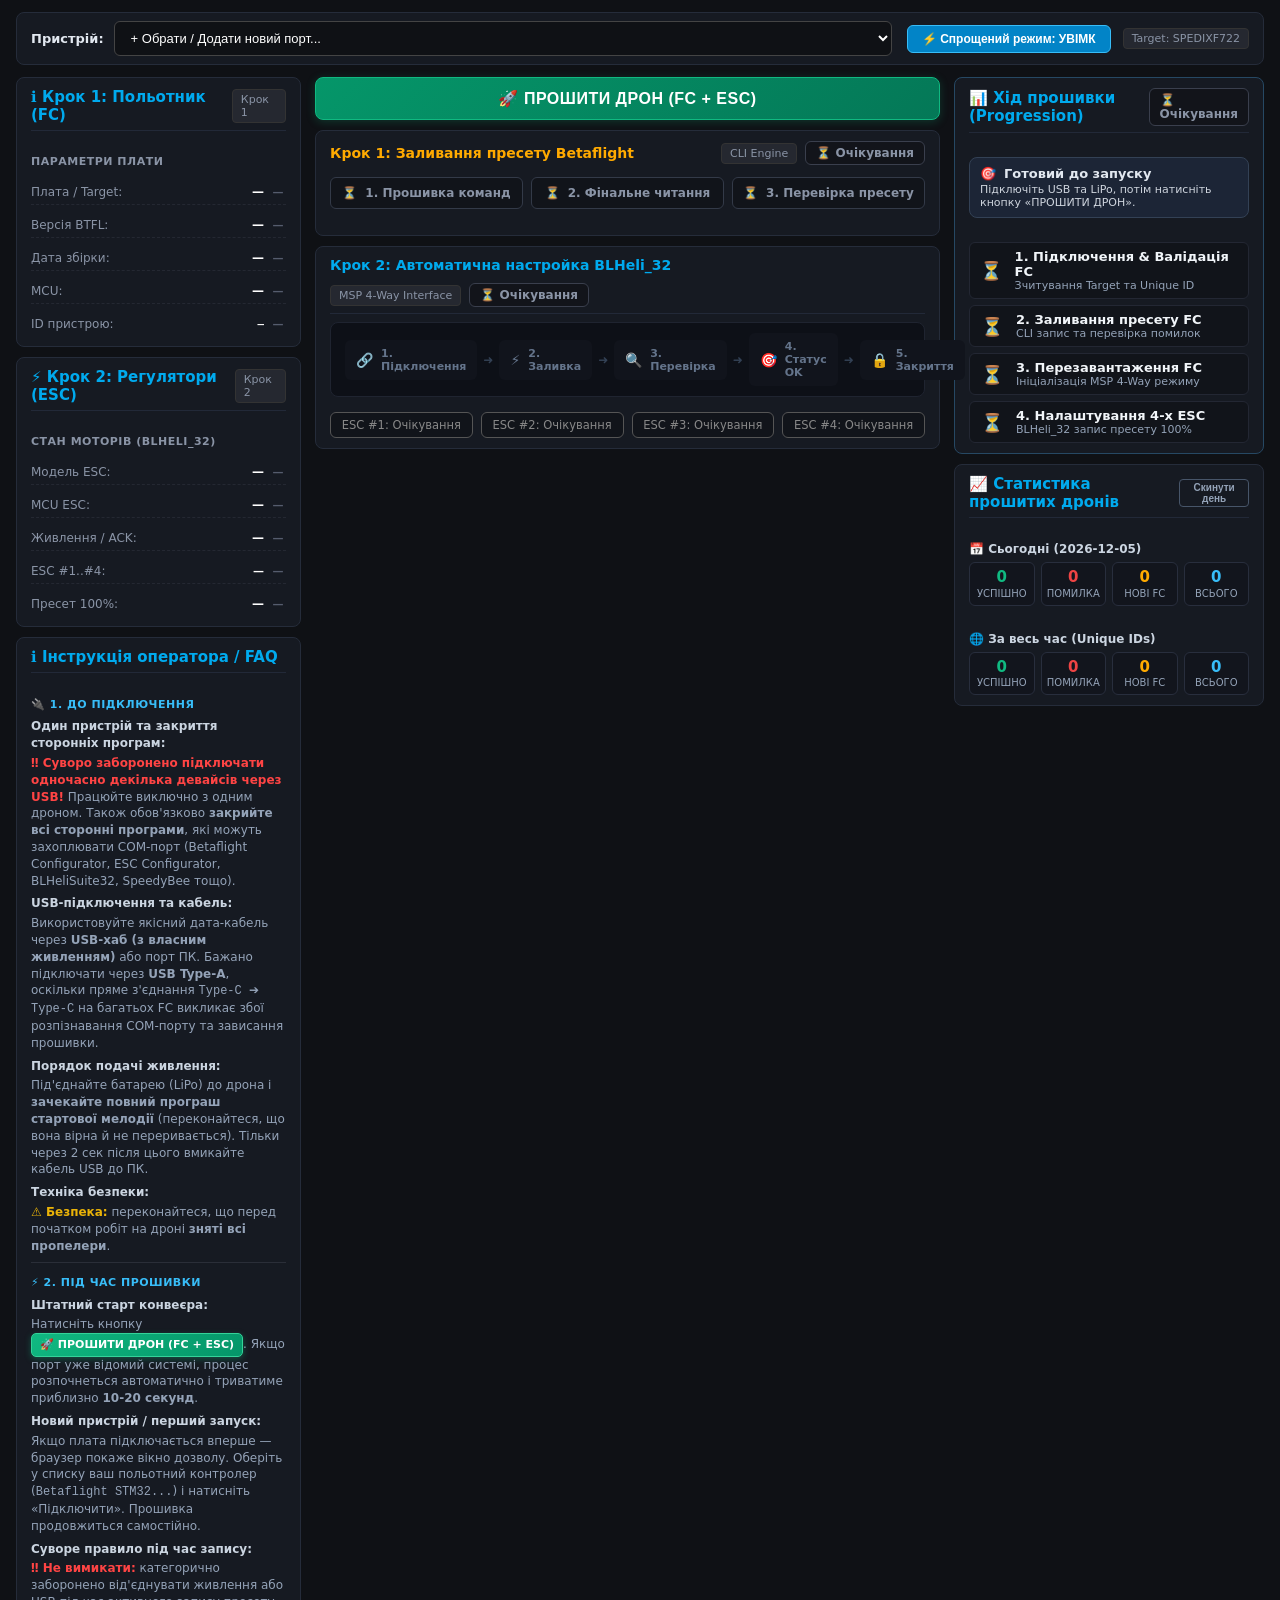
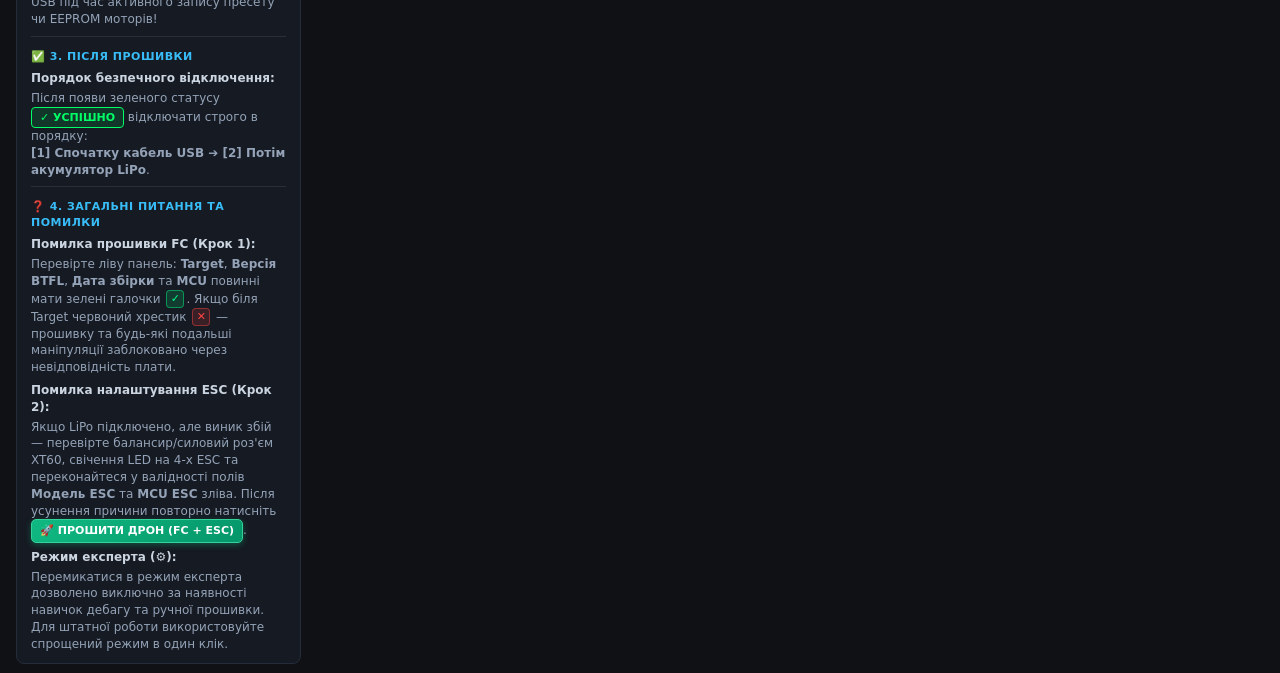
<file: index5.html>
<!DOCTYPE html>
<html lang="uk">
<head>
    <meta charset="UTF-8">
    <meta name="viewport" content="width=device-width, initial-scale=1.0">
    <title>Drone Setup Station: Betaflight & BLHeli_32 Configurator</title>
    <link rel="stylesheet" href="css/main.css">
    <link rel="stylesheet" href="css/components.css">
</head>
<body>

<div class="container">

    <!-- USB COM Port Selection Bar -->
    <div class="top-bar">
        <div class="port-controls">
            <strong style="font-size: 13px;">Пристрій:</strong>
            <select id="portSelect">
                <option value="new">+ Обрати / Додати новий порт...</option>
            </select>
            <button id="btnGrantPort" class="btn-grant-port" style="display:none;" title="Надати доступ браузера до щойно підключеного польотника">
                🔌 Дозволити новий пристрій
            </button>
        </div>
        <div class="top-bar-right" style="display:flex; align-items:center; gap:12px;">
            <button id="btnToggleMode" class="btn-mode-toggle" title="Перемкнути між спрощеним та експертним режимами">
                ⚡ Спрощений режим: УВІМК
            </button>
            <span class="badge" id="boardTargetBadge">Target: SPEDIXF722</span>
        </div>
    </div>

    <!-- APP LAYOUT: SIDEBAR + MAIN CONTENT -->
    <div class="app-layout">
        <!-- LEFT SIDEBAR: Flight Controller Info & Preset Match -->
        <aside class="sidebar-col">
            <!-- Крок 1: Інфо польотника (FC) -->
            <div class="info-card" id="infoCardFc">
                <div class="info-card-header">
                    <span class="info-card-title">ℹ️ Крок 1: Польотник (FC)</span>
                    <span class="badge">Крок 1</span>
                </div>

                <div class="info-group">
                    <div class="info-group-title">Параметри плати</div>
                    <div class="info-row">
                        <span class="info-label">Плата / Target:</span>
                        <div class="info-val-wrap">
                            <span class="info-val" id="infoBoardName">—</span>
                            <span class="check-icon state-idle" id="checkBoard" title="Статус перевірки плати">—</span>
                        </div>
                    </div>
                    <div class="info-row">
                        <span class="info-label">Версія BTFL:</span>
                        <div class="info-val-wrap">
                            <span class="info-val" id="infoFirmwareVer">—</span>
                            <span class="check-icon state-idle" id="checkFw" title="Статус перевірки прошивки">—</span>
                        </div>
                    </div>
                    <div class="info-row">
                        <span class="info-label">Дата збірки:</span>
                        <div class="info-val-wrap">
                            <span class="info-val" id="infoBuildDate">—</span>
                            <span class="check-icon state-idle" id="checkDate" title="Статус перевірки дати збірки">—</span>
                        </div>
                    </div>
                    <div class="info-row">
                        <span class="info-label">MCU:</span>
                        <div class="info-val-wrap">
                            <span class="info-val" id="infoMcuType">—</span>
                            <span class="check-icon state-idle" id="checkMcu" title="Статус перевірки MCU">—</span>
                        </div>
                    </div>
                    <div class="info-row">
                        <span class="info-label">ID пристрою:</span>
                        <div class="info-val-wrap">
                            <span class="info-val" id="infoDeviceId" style="font-family:monospace; font-size:11px; word-break:break-all;">—</span>
                            <span class="check-icon state-idle" id="checkDeviceId" title="Статус перевірки апаратного UID">—</span>
                        </div>
                    </div>
                </div>

                <div class="info-group expert-only">
                    <div class="info-group-title">Порівняння з пресетом</div>
                    <div class="mismatch-box">
                        <div class="info-label" style="font-size:12px;">Неспівпадіння зі стеком:</div>
                        <div class="mismatch-badge" id="infoMismatchBadge">—</div>
                        <div class="mismatch-note" id="infoMismatchNote">Очікує запуску (натисніть «Залити»)...</div>
                    </div>
                </div>
            </div>

            <!-- Крок 2: Стан регуляторів (ESC) -->
            <div class="info-card" id="infoCardEsc">
                <div class="info-card-header">
                    <span class="info-card-title">⚡ Крок 2: Регулятори (ESC)</span>
                    <span class="badge">Крок 2</span>
                </div>

                <div class="info-group" id="infoGroupEsc">
                    <div class="info-group-title">Стан моторів (BLHeli_32)</div>
                    <div class="info-row">
                        <span class="info-label">Модель ESC:</span>
                        <div class="info-val-wrap">
                            <span class="info-val" id="infoEscModel" style="max-width:150px;">—</span>
                            <span class="check-icon state-idle" id="checkEscModel" title="Статус моделі ESC">—</span>
                        </div>
                    </div>
                    <div class="info-row">
                        <span class="info-label">MCU ESC:</span>
                        <div class="info-val-wrap">
                            <span class="info-val" id="infoEscMcu">—</span>
                            <span class="check-icon state-idle" id="checkEscMcu" title="Статус процесора ESC">—</span>
                        </div>
                    </div>
                    <div class="info-row">
                        <span class="info-label">Живлення / ACK:</span>
                        <div class="info-val-wrap">
                            <span class="info-val" id="infoEscPowerAck">—</span>
                            <span class="check-icon state-idle" id="checkEscPower" title="Статус LiPo живлення та ACK">—</span>
                        </div>
                    </div>
                    <div class="info-row">
                        <span class="info-label">ESC #1..#4:</span>
                        <div class="info-val-wrap">
                            <span class="info-val" id="infoEscDirs" style="font-size:11px;">—</span>
                            <span class="check-icon state-idle" id="checkEscDirs" title="Статус моторів ESC #1..#4">—</span>
                        </div>
                    </div>
                    <div class="info-row">
                        <span class="info-label">Пресет 100%:</span>
                        <div class="info-val-wrap">
                            <span class="info-val" id="infoEscPresetStatus">—</span>
                            <span class="check-icon state-idle" id="checkEscPreset" title="Відповідність пресету 100%">—</span>
                        </div>
                    </div>
                </div>
            </div>

            <!-- Instructions & FAQ -->
            <div class="info-card faq-card">
                <div class="info-card-header">
                    <span class="info-card-title">ℹ️ Інструкція оператора / FAQ</span>
                </div>
                <div class="faq-content">
                    <!-- 1. ДО ПІДКЛЮЧЕННЯ -->
                    <div class="faq-section">
                        <div class="faq-section-title">🔌 1. До підключення</div>
                        <div class="faq-item">
                            <strong>Один пристрій та закриття сторонніх програм:</strong>
                            <p><strong style="color: #ff4444;">‼️ Суворо заборонено підключати одночасно декілька девайсів через USB!</strong> Працюйте виключно з одним дроном. Також обов'язково <strong>закрийте всі сторонні програми</strong>, які можуть захоплювати COM-порт (Betaflight Configurator, ESC Configurator, BLHeliSuite32, SpeedyBee тощо).</p>
                        </div>
                        <div class="faq-item">
                            <strong>USB-підключення та кабель:</strong>
                            <p>Використовуйте якісний дата-кабель через <strong>USB-хаб (з власним живленням)</strong> або порт ПК. Бажано підключати через <strong>USB Type-A</strong>, оскільки пряме з'єднання <code>Type-C ➔ Type-C</code> на багатьох FC викликає збої розпізнавання COM-порту та зависання прошивки.</p>
                        </div>
                        <div class="faq-item">
                            <strong>Порядок подачі живлення:</strong>
                            <p>Під'єднайте батарею (LiPo) до дрона і <strong>зачекайте повний програш стартової мелодії</strong> (переконайтеся, що вона вірна й не переривається). Тільки через 2 сек після цього вмикайте кабель USB до ПК.</p>
                        </div>
                        <div class="faq-item">
                            <strong>Техніка безпеки:</strong>
                            <p><strong style="color: #eab308;">⚠️ Безпека:</strong> переконайтеся, що перед початком робіт на дроні <strong>зняті всі пропелери</strong>.</p>
                        </div>
                    </div>

                    <!-- 2. ПІД ЧАС ПРОШИВКИ -->
                    <div class="faq-section">
                        <div class="faq-section-title">⚡ 2. Під час прошивки</div>
                        <div class="faq-item">
                            <strong>Штатний старт конвеєра:</strong>
                            <p>Натисніть кнопку <span class="faq-btn-pill-master">🚀 ПРОШИТИ ДРОН (FC + ESC)</span>. Якщо порт уже відомий системі, процес розпочнеться автоматично і триватиме приблизно <strong>10-20 секунд</strong>.</p>
                        </div>
                        <div class="faq-item">
                            <strong>Новий пристрій / перший запуск:</strong>
                            <p>Якщо плата підключається вперше — браузер покаже вікно дозволу. Оберіть у списку ваш польотний контролер (<code>Betaflight STM32...</code>) і натисніть «Підключити». Прошивка продовжиться самостійно.</p>
                        </div>
                        <div class="faq-item">
                            <strong>Суворе правило під час запису:</strong>
                            <p><strong style="color: #ff4444;">‼️ Не вимикати:</strong> категорично заборонено від'єднувати живлення або USB під час активного запису пресету чи EEPROM моторів!</p>
                        </div>
                    </div>

                    <!-- 3. ПІСЛЯ ПРОШИВКИ -->
                    <div class="faq-section">
                        <div class="faq-section-title">✅ 3. Після прошивки</div>
                        <div class="faq-item">
                            <strong>Порядок безпечного відключення:</strong>
                            <p>Після появи зеленого статусу <span class="faq-status-pill-success">✓ УСПІШНО</span> відключати строго в порядку:<br>
                            <strong>[1] Спочатку кабель USB ➔ [2] Потім акумулятор LiPo</strong>.</p>
                        </div>
                    </div>

                    <!-- 4. ЗАГАЛЬНІ ПИТАННЯ ТА ВИРІШЕННЯ ПОМИЛОК -->
                    <div class="faq-section">
                        <div class="faq-section-title">❓ 4. Загальні питання та помилки</div>
                        <div class="faq-item">
                            <strong>Помилка прошивки FC (Крок 1):</strong>
                            <p>Перевірте ліву панель: <strong>Target</strong>, <strong>Версія BTFL</strong>, <strong>Дата збірки</strong> та <strong>MCU</strong> повинні мати зелені галочки <span class="faq-badge-pass">✓</span>. Якщо біля Target червоний хрестик <span class="faq-badge-fail">✕</span> — прошивку та будь-які подальші маніпуляції заблоковано через невідповідність плати.</p>
                        </div>
                        <div class="faq-item">
                            <strong>Помилка налаштування ESC (Крок 2):</strong>
                            <p>Якщо LiPo підключено, але виник збій — перевірте балансир/силовий роз'єм XT60, свічення LED на 4-х ESC та переконайтеся у валідності полів <strong>Модель ESC</strong> та <strong>MCU ESC</strong> зліва. Після усунення причини повторно натисніть <span class="faq-btn-pill-master">🚀 ПРОШИТИ ДРОН (FC + ESC)</span>.</p>
                        </div>
                        <div class="faq-item">
                            <strong>Режим експерта (⚙️):</strong>
                            <p>Перемикатися в режим експерта дозволено виключно за наявності навичок дебагу та ручної прошивки. Для штатної роботи використовуйте спрощений режим в один клік.</p>
                        </div>
                    </div>
                </div>
            </div>
        </aside>

        <!-- RIGHT MAIN COLUMN: Steps & Console -->
        <main class="main-col">
        <!-- Master Run Box for Simplified Mode -->
        <div class="simplified-master-box" id="simplifiedMasterBox">
            <button id="btnRunSimplified" class="btn-master-run">
                🚀 ПРОШИТИ ДРОН (FC + ESC)
            </button>
        </div>

    <!-- BLOCK 1: Betaflight CLI Flasher -->
    <div class="step-card" id="cardStep1">
        <div class="step-header">
            <div class="step-title">
                <span>Крок 1: Заливання пресету Betaflight</span>
            </div>
            <div class="step-header-right">
                <span class="badge">CLI Engine</span>
                <span class="already-flashed-pill fc-state-pill" id="fcStateBadge" style="display:none;" title="Статус відповідності прошивки контролера">⚡ Вже прошитий</span>
                <span class="already-flashed-pill fc-history-pill" id="fcHistoryBadge" style="display:none;" title="Історія обладнання: цей контролер раніше мав сторонній пресет">⚠️ Був модифікований</span>
                <span class="step-status awaiting" id="stepStatus1">⏳ Очікування</span>
            </div>
        </div>

        <div class="preset-input-wrapper expert-only">
            <label for="presetInput" style="font-size:12px; color:var(--text-muted); display:block; margin-bottom:6px;">
                CLI Dump / Diff команди:
            </label>
            <textarea id="presetInput">
defaults nosave


# version
# Betaflight / STM32F7X2 (S7X2) 4.5.1 Dec  2 2024 / 10:06:22 (77d01ba3b) MSP API: 1.46
# config rev: cb1d3ac

# start the command batch
batch start

# reset configuration to default settings
defaults nosave

board_name SPEDIXF722
manufacturer_id SPDX
mcu_id 0023003e3036510834323839
signature

# name: T-System 15

# resources
resource MOTOR 5 NONE
resource SERVO 1 A03
resource SERIAL_TX 2 NONE
resource SERIAL_RX 2 A02

# feature
feature SERVO_TILT
feature OSD
feature ESC_SENSOR

# serial
serial 0 64 115200 57600 0 115200
serial 1 0 115200 57600 0 115200
serial 4 1024 115200 57600 0 115200

# servo
servo 0 1000 2000 1500 100 7

# beeper
beeper -GYRO_CALIBRATED
beeper -RX_LOST
beeper -RX_LOST_LANDING
beeper -DISARMING
beeper -ARMING
beeper -ARMING_GPS_FIX
beeper -BAT_CRIT_LOW
beeper -BAT_LOW
beeper -GPS_STATUS
beeper -RX_SET
beeper -ACC_CALIBRATION
beeper -ACC_CALIBRATION_FAIL
beeper -READY_BEEP
beeper -DISARM_REPEAT
beeper -ARMED
beeper -SYSTEM_INIT
beeper -ON_USB
beeper -BLACKBOX_ERASE
beeper -CRASH_FLIP
beeper -CAM_CONNECTION_OPEN
beeper -CAM_CONNECTION_CLOSE
beeper -RC_SMOOTHING_INIT_FAIL

# aux
aux 0 0 0 1700 2100 0 0
aux 1 1 2 1300 1700 0 0
aux 2 2 2 1700 2100 0 0
aux 3 40 1 1700 2100 0 0
aux 4 40 0 900 900 0 33

# adjrange
adjrange 0 0 3 900 2100 29 3 0 0

# vtxtable
vtxtable bands 8
vtxtable channels 8
vtxtable band 1 BOSCAM_A A CUSTOM  5865 5845 5825 5805 5785 5765 5745 5725
vtxtable band 2 BOSCAM_B B CUSTOM  5733 5752 5771 5790 5809 5828 5847 5866
vtxtable band 3 BOSCAM_E E CUSTOM  5705 5685 5665 5645 5885 5905 5925 5945
vtxtable band 4 FATSHARK F CUSTOM  5740 5760 5780 5800 5820 5840 5860 5880
vtxtable band 5 RACEBAND R CUSTOM  5658 5695 5732 5769 5806 5843 5880 5917
vtxtable band 6 LOWRACE  L CUSTOM  5362 5399 5436 5473 5510 5547 5584 5621
vtxtable band 7 BOSCAM   H CUSTOM  5653 5693 5733 5773 5813 5853 5893 5933
vtxtable band 8 BOSCAM   X CUSTOM  4990 5020 5055 5080 5110 5140 5170 5200
vtxtable powerlevels 6
vtxtable powervalues 25 400 800 1500 3000 0
vtxtable powerlabels 25 400 800 1.5 3.0 0MW

# rxfail
rxfail 3 h
rxfail 5 s 1000

# master
set gyro_lpf1_type = PT2
set gyro_lpf1_static_hz = 0
set gyro_lpf2_static_hz = 0
set dyn_notch_count = 5
set dyn_notch_q = 250
set dyn_notch_min_hz = 60
set gyro_lpf1_dyn_min_hz = 0
set gyro_lpf1_dyn_max_hz = 150
set acc_trim_pitch = -2
set acc_calibration = 14,-15,22,1
set dshot_idle_value = 250
set failsafe_delay = 30
set failsafe_throttle = 1280
set vbat_min_cell_voltage = 260
set vbat_warning_cell_voltage = 300
set beeper_dshot_beacon_tone = 5
set yaw_motors_reversed = ON
set gps_rescue_min_start_dist = 10
set gps_rescue_return_alt = 40
set gps_rescue_throttle_max = 2000
set gps_rescue_throttle_hover = 1350
set simplified_gyro_filter_multiplier = 30
set osd_vbat_pos = 6497
set osd_rssi_pos = 87
set osd_link_quality_pos = 55
set osd_tim_2_pos = 14529
set osd_flymode_pos = 6553
set osd_throttle_pos = 6370
set osd_vtx_channel_pos = 33
set osd_crosshairs_pos = 6381
set osd_ah_pos = 110
set osd_current_pos = 6432
set osd_mah_drawn_pos = 6529
set osd_motor_diag_pos = 377
set osd_craft_name_pos = 6187
set osd_pilot_name_pos = 8353
set osd_gps_speed_pos = 249
set osd_gps_lon_pos = 17
set osd_gps_lat_pos = 0
set osd_gps_sats_pos = 58
set osd_home_dir_pos = 72
set osd_home_dist_pos = 121
set osd_flight_dist_pos = 344
set osd_compass_bar_pos = 6156
set osd_altitude_pos = 6551
set osd_warnings_pos = 6538
set osd_avg_cell_voltage_pos = 6465
set osd_pit_ang_pos = 161
set osd_rol_ang_pos = 129
set osd_disarmed_pos = 6283
set osd_esc_rpm_freq_pos = 216
set osd_core_temp_pos = 89
set osd_profile_name_pos = 14465
set osd_sys_delay_pos = 336
set osd_sys_lq_pos = 88
set osd_stat_bitmask = 4472620
set osd_profile_1_name = !Safe!
set osd_profile_2_name = !Active!
set osd_profile_3_name = !!Boom!!
set osd_displayport_device = AUTO
set osd_canvas_width = 30
set osd_canvas_height = 13
set debug_mode = FFT_FREQ
set vtx_band = 3
set vtx_channel = 3
set vtx_power = 1
set vtx_freq = 5665
set vcd_video_system = AUTO
set craft_name = T-System 15
set pilot_name = IF SEEN, NO BOOM

profile 0

# profile 0
set dterm_lpf1_dyn_min_hz = 41
set dterm_lpf1_dyn_max_hz = 82
set dterm_lpf1_dyn_expo = 7
set dterm_lpf1_type = PT2
set dterm_lpf1_static_hz = 41
set dterm_lpf2_static_hz = 0
set anti_gravity_gain = 35
set iterm_rotation = ON
set iterm_relax_type = GYRO
set iterm_relax_cutoff = 6
set yaw_lowpass_hz = 1
set i_pitch = 63
set d_pitch = 41
set f_pitch = 93
set i_roll = 60
set d_roll = 36
set f_roll = 90
set i_yaw = 60
set f_yaw = 90
set d_min_roll = 27
set d_min_pitch = 30
set feedforward_jitter_factor = 10
set simplified_i_gain = 75
set simplified_d_gain = 90
set simplified_feedforward_gain = 75
set simplified_dterm_filter_multiplier = 55

profile 1

profile 2

profile 3

# restore original profile selection
profile 0

rateprofile 0

# rateprofile 0
set roll_srate = 35
set pitch_srate = 35
set yaw_srate = 35

rateprofile 1

rateprofile 2

rateprofile 3

# restore original rateprofile selection
rateprofile 0

# save configuration
</textarea>
        </div>

        <!-- Clean Preset Collapsible CLI (Expert Mode) -->
        <div class="clean-preset-toggle-box expert-only" style="margin-top: 8px;">
            <button type="button" id="btnToggleCleanPreset" class="btn-clean-toggle" title="Показати/приховати еталонний чистий пресет для розпізнавання стану">
                ⚙️ Еталонний чистий пресет (Clean Diff) ▾
            </button>
        </div>
        <div class="clean-preset-wrapper expert-only" id="cleanPresetWrapper" style="display:none;">
            <label for="cleanPresetInput" style="font-size:12px; color:var(--text-muted); display:block; margin-bottom:6px;">
                Еталонні CLI команди чистого контролера (Clean Diff):
            </label>
            <textarea id="cleanPresetInput" style="height:120px;">diff all

# version
# Betaflight / STM32F7X2 (S7X2) 4.5.1 Dec  2 2024 / 10:06:22 (77d01ba3b) MSP API: 1.46
# config rev: cb1d3ac

# start the command batch
batch start

# reset configuration to default settings
defaults nosave

board_name SPEDIXF722
manufacturer_id SPDX
mcu_id 0025002d3036510834323839
signature 

# feature
feature SERVO_TILT
feature TELEMETRY
feature LED_STRIP
feature OSD
feature CHANNEL_FORWARDING

# master
set acc_calibration = 15,-23,19,1
set osd_warnings_pos = 14698
set osd_displayport_device = AUTO
set osd_canvas_width = 30
set osd_canvas_height = 13
set vcd_video_system = AUTO

profile 0

profile 1

profile 2

profile 3

# restore original profile selection
profile 0

rateprofile 0

rateprofile 1

rateprofile 2

rateprofile 3

# restore original rateprofile selection
rateprofile 0

# save configuration
save
# </textarea>
        </div>

        <!-- Step 1 Sub-stage Progress Badges -->
        <div class="fc-flash-progress" id="fcFlashProgress">
            <div class="fc-sub-step pending" id="subStepFlash">
                <span class="sub-step-icon">⏳</span>
                <span class="sub-step-label">1. Прошивка команд</span>
            </div>
            <div class="fc-sub-step pending" id="subStepReadDiff">
                <span class="sub-step-icon">⏳</span>
                <span class="sub-step-label">2. Фінальне читання</span>
            </div>
            <div class="fc-sub-step pending" id="subStepVerify">
                <span class="sub-step-icon">⏳</span>
                <span class="sub-step-label">3. Перевірка пресету</span>
            </div>
        </div>

        <!-- Step 1 Controls (Grouped & Sorted in Expert Mode) -->
        <div class="controls-toolbar expert-only">
            <!-- Group 1: Робоча прошивка та аналіз -->
            <div class="controls-group">
                <span class="controls-group-label">⚡ Прошивка:</span>
                <button id="btnFlashFC" class="btn-primary" title="Залити робочий цільовий пресет у FC">Залити пресет у FC</button>
                <button id="btnComparePreset" class="btn-read" title="Зчитати актуальну конфігурацію FC та порівняти з пресетом без прошивки">🔍 Порівняти з пресетом</button>
                <button id="btnFlashCleanFC" class="btn-clean-flash" title="Залити чистий заводський дамп у польотний контролер">🧼 Залити чистий дамп</button>
            </div>

            <!-- Group 2: Робота з базою IndexedDB (дампи пресетів польотника) -->
            <div class="controls-group">
                <span class="controls-group-label">💾 База дампів:</span>
                <button id="btnExportNewHwDump" class="btn-dump-export" disabled title="Експортувати збережені diff all та dump all у файли окремо (активується після порівняння, якщо знайдено дамп у БД)">📥 Експорт (diff + dump)</button>
                <button id="btnRestoreDiffFromDb" class="btn-dump-restore" disabled title="Автоматично прошити збережений diff all назад у контролер">🔄 Відновити diff</button>
                <button id="btnRestoreDumpFromDb" class="btn-dump-restore" disabled title="Автоматично прошити збережений повний dump all назад у контролер">🔄 Відновити dump</button>
            </div>

            <!-- Group 3: Бекап та відновлення конфігурації у/з файлу -->
            <div class="controls-group">
                <span class="controls-group-label">📁 Бекап:</span>
                <select id="backupType" style="flex-grow:0; width:auto;">
                    <option value="diff all">diff all</option>
                    <option value="dump all">dump all</option>
                </select>
                <button id="btnBackup" class="btn-backup" title="Зберегти поточну конфігурацію FC у файл">💾 Зберегти бекап у файл</button>
                <button id="btnRestoreFCFromFile" class="btn-dump-restore" title="Вибрати файл конфігурації та прошити в FC з повною перевіркою">🔄 Відновити з файлу</button>
                <input type="file" id="fileRestoreFC" style="display:none;" accept=".txt">
            </div>
        </div>
    </div>

    <!-- BLOCK 2: BLHeli_32 4-Way Configurator -->
    <div class="step-card" id="cardStep2">
        <div class="step-header">
            <div class="step-title blue">
                <span>Крок 2: Автоматична настройка BLHeli_32</span>
            </div>
            <div class="step-header-right">
                <span class="badge">MSP 4-Way Interface</span>
                <span class="already-flashed-pill" id="badgeEscAlreadyFlashed" style="display:none;" title="Усі 4 регулятори вже на 100% відповідають зразку пресету">⚡ Вже прошитий</span>
                <span class="step-status awaiting" id="stepStatus2">⏳ Очікування</span>
            </div>
        </div>

        <!-- ESC Pipeline Flow Status Bar (Підключення -> Заливка -> Перевірка -> Статус OK -> Закриття сесії) -->
        <div class="esc-flow-pipeline" id="escFlowPipeline">
            <div class="esc-flow-step awaiting" id="escFlowConnect">
                <span class="step-dot">🔗</span>
                <span class="step-label">1. Підключення</span>
            </div>
            <span class="esc-flow-arrow">➜</span>
            <div class="esc-flow-step awaiting" id="escFlowFlash">
                <span class="step-dot">⚡</span>
                <span class="step-label">2. Заливка</span>
            </div>
            <span class="esc-flow-arrow">➜</span>
            <div class="esc-flow-step awaiting" id="escFlowVerify">
                <span class="step-dot">🔍</span>
                <span class="step-label">3. Перевірка</span>
            </div>
            <span class="esc-flow-arrow">➜</span>
            <div class="esc-flow-step awaiting" id="escFlowStatus">
                <span class="step-dot">🎯</span>
                <span class="step-label">4. Статус OK</span>
            </div>
            <span class="esc-flow-arrow">➜</span>
            <div class="esc-flow-step awaiting" id="escFlowClose">
                <span class="step-dot">🔒</span>
                <span class="step-label">5. Закриття</span>
            </div>
        </div>

        <!-- ESC 1-4 Real-Time Status -->
        <div class="esc-status-badges">
            <div class="esc-badge pending" id="badgeEsc0">ESC #1: Очікування</div>
            <div class="esc-badge pending" id="badgeEsc1">ESC #2: Очікування</div>
            <div class="esc-badge pending" id="badgeEsc2">ESC #3: Очікування</div>
            <div class="esc-badge pending" id="badgeEsc3">ESC #4: Очікування</div>
        </div>

        <!-- Step 2 Controls (Grouped & Sorted in Expert Mode) -->
        <div class="controls-toolbar expert-only">
            <!-- Group 1: 4-Way Сесія -->
            <div class="controls-group">
                <span class="controls-group-label">🔗 Сесія:</span>
                <button id="btnConnectESC" class="btn-connect" title="Встановити 4-Way з'єднання з ESC через FC">🔗 З'єднатися</button>
                <button id="btnDisconnectESC" class="btn-disconnect" disabled title="Розірвати 4-Way сесію та звільнити COM-порт">❌ Від'єднатися</button>
            </div>

            <!-- Group 2: Прошивка та Зчитування -->
            <div class="controls-group">
                <span class="controls-group-label">⚡ Прошивка:</span>
                <button id="btnConfigureESC" class="btn-primary" style="background:#007acc; border-color:#0099ff;" disabled title="Записати 256-байтний еталонний пресет у всі 4 регулятори">⚡ Застосувати пресет до 4 ESC</button>
                <button id="btnReadESC" class="btn-read" disabled title="Зчитати поточні налаштування та дампи всіх 4-х ESC">🔍 Зчитати налаштування ESC</button>
            </div>

            <!-- Group 3: Робота з базою IndexedDB (дампи ESC) -->
            <div class="controls-group">
                <span class="controls-group-label">💾 База дампів:</span>
                <button id="btnExportEscDb" class="btn-dump-export" disabled title="Завантажити збережений в IndexedDB бекап 4 ESC для поточного MCU">📥 Експорт з БД</button>
                <button id="btnRestoreEscDb" class="btn-dump-restore" disabled title="Автоматично відновити збережений бекап 4 ESC з IndexedDB у регулятори">🔄 Відновити з БД</button>
            </div>

            <!-- Group 4: Бекап та Відновлення з файлу -->
            <div class="controls-group">
                <span class="controls-group-label">📁 Файли:</span>
                <button id="btnBackupESC" class="btn-backup" disabled title="Зберегти повний бекап усіх 4 ESC у JSON-файл">💾 Зберегти у файл</button>
                <button id="btnRestoreESC" class="btn-restore" disabled title="Відновити налаштування ESC з раніше збереженого JSON-файлу">♻️ Відновити з файлу</button>
                <input type="file" id="fileRestoreESC" accept=".json,application/json" style="display:none">
            </div>
        </div>
    </div>

    <!-- Realtime Terminal Console / Logging Panel -->
    <div class="log-panel expert-only">
        <div class="log-header">
            <div class="log-title">
                <span>📋 Панель логування (Logging Panel)</span>
            </div>
            <div style="display: flex; gap: 8px; align-items: center;">
                <button id="btnExportLogsJson" class="btn-read" style="padding: 4px 10px; font-size: 0.8rem; height: auto;" title="Експорт усіх згрупованих операцій у JSON">📥 Експорт JSON</button>
                <button id="btnClearLogs" class="btn-restore" style="padding: 4px 10px; font-size: 0.8rem; height: auto;" title="Очистити термінал та історію">🗑️ Очистити</button>
                <span class="badge">Serial Console</span>
            </div>
        </div>
        <div id="log">Очікування підключення пристрою...</div>
    </div>
        </main>

        <!-- RIGHT SIDEBAR: Progression Report, Daily/All-Time Stats & FAQ -->
        <aside class="right-col" id="simplifiedRightCol">
            <!-- Progression Report Card -->
            <div class="info-card prog-card">
                <div class="info-card-header">
                    <span class="info-card-title">📊 Хід прошивки (Progression)</span>
                    <span class="step-status awaiting" id="progOverallBadge">⏳ Очікування</span>
                </div>

                <!-- Overall Outcome Banner -->
                <div class="prog-banner ready" id="progBanner">
                    <div class="banner-title"><span class="banner-icon">🎯</span> <strong>Готовий до запуску</strong></div>
                    <div class="banner-details">Підключіть USB та LiPo, потім натисніть кнопку «ПРОШИТИ ДРОН».</div>
                </div>

                <!-- 4 Steps Progression Timeline -->
                <div class="prog-steps-list">
                    <div class="prog-step awaiting" id="progStep1">
                        <div class="step-icon">⏳</div>
                        <div class="step-content">
                            <div class="step-title-row" style="display:flex; justify-content:space-between; align-items:center;">
                                <div class="step-title-text">1. Підключення & Валідація FC</div>
                                <span class="prog-step-time expert-only" id="progTimeStep1"></span>
                            </div>
                            <div class="step-subtitle">Зчитування Target та Unique ID</div>
                        </div>
                    </div>
                    <div class="prog-step awaiting" id="progStep2">
                        <div class="step-icon">⏳</div>
                        <div class="step-content">
                            <div class="step-title-row" style="display:flex; justify-content:space-between; align-items:center;">
                                <div class="step-title-text">2. Заливання пресету FC</div>
                                <span class="prog-step-time expert-only" id="progTimeStep2"></span>
                            </div>
                            <div class="step-subtitle">CLI запис та перевірка помилок</div>
                        </div>
                    </div>
                    <div class="prog-step awaiting" id="progStep3">
                        <div class="step-icon">⏳</div>
                        <div class="step-content">
                            <div class="step-title-row" style="display:flex; justify-content:space-between; align-items:center;">
                                <div class="step-title-text">3. Перезавантаження FC</div>
                                <span class="prog-step-time expert-only" id="progTimeStep3"></span>
                            </div>
                            <div class="step-subtitle">Ініціалізація MSP 4-Way режиму</div>
                        </div>
                    </div>
                    <div class="prog-step awaiting" id="progStep4">
                        <div class="step-icon">⏳</div>
                        <div class="step-content">
                            <div class="step-title-row" style="display:flex; justify-content:space-between; align-items:center;">
                                <div class="step-title-text">4. Налаштування 4-х ESC</div>
                                <span class="prog-step-time expert-only" id="progTimeStep4"></span>
                            </div>
                            <div class="step-subtitle">BLHeli_32 запис пресету 100%</div>
                        </div>
                    </div>
                </div>
            </div>

            <!-- Statistics Card: Flashed Devices Counter by Unique ID -->
            <div class="info-card stats-card" style="margin-top: 14px;">
                <div class="info-card-header">
                    <span class="info-card-title">📈 Статистика прошитих дронів</span>
                    <button id="btnResetDailyStats" class="btn-stat-reset" title="Скинути сьогоднішню статистику">Скинути день</button>
                </div>

                <!-- Daily Stats -->
                <div class="stats-section">
                    <div class="stats-section-title">📅 Сьогодні (<span id="statDailyDate">—</span>)</div>
                    <div class="stats-grid">
                        <div class="stat-pill success">
                            <div class="stat-val" id="statDailySuccess">0</div>
                            <div class="stat-lbl">Успішно</div>
                        </div>
                        <div class="stat-pill fail">
                            <div class="stat-val" id="statDailyFail">0</div>
                            <div class="stat-lbl">Помилка</div>
                        </div>
                        <div class="stat-pill newhw">
                            <div class="stat-val" id="statDailyNewHw">0</div>
                            <div class="stat-lbl">Нові FC</div>
                        </div>
                        <div class="stat-pill total">
                            <div class="stat-val" id="statDailyTotal">0</div>
                            <div class="stat-lbl">Всього</div>
                        </div>
                    </div>
                </div>

                <!-- All-Time Stats -->
                <div class="stats-section" style="margin-top: 10px;">
                    <div class="stats-section-title">🌐 За весь час (Unique IDs)</div>
                    <div class="stats-grid">
                        <div class="stat-pill success">
                            <div class="stat-val" id="statAllSuccess">0</div>
                            <div class="stat-lbl">Успішно</div>
                        </div>
                        <div class="stat-pill fail">
                            <div class="stat-val" id="statAllFail">0</div>
                            <div class="stat-lbl">Помилка</div>
                        </div>
                        <div class="stat-pill newhw">
                            <div class="stat-val" id="statAllNewHw">0</div>
                            <div class="stat-lbl">Нові FC</div>
                        </div>
                        <div class="stat-pill total">
                            <div class="stat-val" id="statAllTotal">0</div>
                            <div class="stat-lbl">Всього</div>
                        </div>
                    </div>
                </div>
            </div>
        </aside>
    </div>
</div>

<!-- Auto-fading / Error Modal -->
<div id="statusModal" class="modal">
    <div id="modalBox" class="modal-box">
        <h3 id="modalTitle">Статус</h3>
        <p id="modalMsg"></p>
        <button id="modalCloseBtn" class="btn-close" onclick="closeModal()">Закрити</button>
    </div>
</div>

<!-- Operator Instructions Agreement Modal (One-time) -->
<div id="instructionsModal" class="modal">
    <div class="modal-box modal-operator-agreement">
        <div class="modal-header-row">
            <h3>📋 Інструктаж оператора станції</h3>
            <button id="btnCancelInstructionsX" class="modal-btn-close-icon" title="Закрити (без запуску прошивки)">✕</button>
        </div>
        <p>Перед першим запуском прошивки обов'язково ознайомтеся з ключовими правилами роботи:</p>
        <div class="modal-operator-list">
            • <strong style="color: #ff4444;">‼️ Один пристрій:</strong> заборонено одночасно підключати декілька дронів/FC по USB.<br>
            • <strong>Сторонні програми:</strong> закрийте Betaflight Configurator, ESC Configurator, BLHeliSuite32 тощо.<br>
            • <strong>Підключення кабелю:</strong> якісний дата-кабель через USB-хаб (Type-A) або порт ПК.<br>
            • <strong>Порядок живлення:</strong> спочатку LiPo ➔ дочекатися мелодії без збоїв ➔ через 2 сек кабель USB.<br>
            • <strong style="color: #eab308;">⚠️ Безпека:</strong> переконайтеся, що на дроні знято всі пропелери.<br>
            • <strong style="color: #ff4444;">‼️ Не вимикати:</strong> не вимикати живлення і кабель під час запису (10-20 сек).<br>
            • <strong>Після успіху (<span class="faq-status-pill-success" style="font-size:10px;">✓ УСПІШНО</span>):</strong> спочатку USB, потім LiPo.<br>
            • <strong>Режим експерта:</strong> виключно за наявності досвіду налагодження.
        </div>
        <label class="modal-checkbox-row" for="chkAgreeInstructions">
            <input type="checkbox" id="chkAgreeInstructions">
            <span>Я уважно прочитав(ла) інструкцію та зобов'язуюсь дотримуватися порядку підключення</span>
        </label>
        <div class="modal-actions">
            <button id="btnCancelInstructions" class="btn-cancel-instructions">
                Скасувати
            </button>
            <button id="btnConfirmInstructions" class="btn-confirm-instructions" disabled>
                Підтвердити та перейти до роботи
            </button>
        </div>
    </div>
</div>

<script type="module" src="./js/main.js"></script>

</body>
</html>
</file>
<file: css/main.css>
:root {
    --bg: #0f1115;
    --card-bg: #181b20;
    --border: #2a2e38;
    --primary: #ffaa00;
    --primary-hover: #e09600;
    --secondary: #00aaee;
    --secondary-hover: #0088cc;
    --success: #00ff66;
    --error: #ff4444;
    --text: #e2e8f0;
    --text-muted: #8a94a6;
}

body {
    font-family: system-ui, -apple-system, BlinkMacSystemFont, "Segoe UI", Roboto, sans-serif;
    background: var(--bg);
    color: var(--text);
    display: flex;
    flex-direction: column;
    align-items: center;
    padding: 24px 16px;
    margin: 0;
}

.container {
    max-width: 1400px;
    width: 100%;
    display: flex;
    flex-direction: column;
    gap: 20px;
}

.app-layout {
    display: flex;
    gap: 20px;
    align-items: flex-start;
    width: 100%;
}

.sidebar-col {
    width: 300px;
    flex-shrink: 0;
    display: flex;
    flex-direction: column;
    gap: 20px;
}

.main-col {
    flex-grow: 1;
    min-width: 0;
    display: flex;
    flex-direction: column;
    gap: 20px;
}

.right-col {
    width: 340px;
    flex-shrink: 0;
    display: flex;
    flex-direction: column;
    gap: 20px;
}

@media (max-width: 1200px) {
    .app-layout {
        flex-wrap: wrap;
    }
    .right-col {
        width: 100%;
    }
}

@media (max-width: 960px) {
    .app-layout {
        flex-direction: column;
    }
    .sidebar-col, .main-col, .right-col {
        width: 100%;
    }
}

.top-bar {
    background: var(--card-bg);
    border: 1px solid var(--border);
    border-radius: 8px;
    padding: 14px 20px;
    display: flex;
    align-items: center;
    justify-content: space-between;
    gap: 15px;
}

.port-controls {
    display: flex;
    align-items: center;
    gap: 10px;
    flex-grow: 1;
}

select, input[type="number"] {
    background: #0f1115;
    color: #fff;
    border: 1px solid #444;
    padding: 8px 12px;
    border-radius: 6px;
    font-size: 13px;
    outline: none;
}
select { flex-grow: 1; }
</file>
<file: css/components.css>
.step-card {
    background: var(--card-bg);
    border: 1px solid var(--border);
    border-radius: 8px;
    padding: 20px 24px;
    position: relative;
    transition: border-color 0.2s, opacity 0.2s;
}

.step-card.disabled {
    opacity: 0.5;
    pointer-events: none;
}

.step-header {
    display: flex;
    justify-content: space-between;
    align-items: center;
    margin-bottom: 14px;
    border-bottom: 1px solid var(--border);
    padding-bottom: 10px;
    gap: 10px;
    flex-wrap: wrap;
}

.step-title {
    font-size: 16px;
    font-weight: 700;
    color: var(--primary);
    display: flex;
    align-items: center;
    gap: 8px;
}

.step-title.blue { color: var(--secondary); }

.step-header-right {
    display: flex;
    align-items: center;
    gap: 8px;
}

.badge {
    font-size: 11px;
    background: #252830;
    padding: 3px 8px;
    border-radius: 4px;
    color: var(--text-muted);
    border: 1px solid #333;
}

.version-badge {
    font-family: monospace;
    font-size: 11px;
    color: #9aa5b8;
    background: #1e222a;
    border-color: #363c4a;
    letter-spacing: 0.3px;
    white-space: nowrap;
    user-select: none;
}

.step-status {
    display: inline-flex;
    align-items: center;
    gap: 6px;
    font-size: 12px;
    font-weight: 600;
    padding: 4px 10px;
    border-radius: 6px;
    border: 1px solid #3a3f4d;
    background: #12141a;
    color: var(--text-muted);
    transition: all 0.2s ease;
}

.step-status.awaiting {
    border-color: #3a3f4d;
    color: var(--text-muted);
    background: #12141a;
}

.step-status.working {
    border-color: var(--primary);
    color: var(--primary);
    background: rgba(255, 170, 0, 0.1);
}

/* Spinner helper for buttons and badges */
.btn-spinner {
    display: inline-block;
    width: 13px;
    height: 13px;
    border: 2px solid rgba(255, 255, 255, 0.25);
    border-radius: 50%;
    border-top-color: currentColor;
    animation: spin 0.8s linear infinite;
    vertical-align: middle;
    margin-right: 6px;
    box-sizing: border-box;
}

@keyframes spin {
    0% { transform: rotate(0deg); }
    100% { transform: rotate(360deg); }
}

.step-status.success {
    border-color: var(--success);
    color: var(--success);
    background: rgba(0, 255, 102, 0.1);
}

.step-status.fail {
    border-color: var(--error);
    color: var(--error);
    background: rgba(255, 68, 68, 0.1);
}

.already-flashed-pill,
.fc-state-pill {
    display: inline-flex;
    align-items: center;
    gap: 5px;
    font-size: 11px;
    font-weight: 700;
    padding: 3px 9px;
    border-radius: 6px;
    background: rgba(0, 204, 255, 0.15);
    color: #00e5ff;
    border: 1px solid #00c8ff;
    box-shadow: 0 0 10px rgba(0, 204, 255, 0.25);
    letter-spacing: 0.3px;
    animation: pulse-glow 2s infinite ease-in-out;
}

.fc-state-pill.state-already-flashed {
    background: rgba(0, 204, 255, 0.15);
    color: #00e5ff;
    border-color: #00c8ff;
    box-shadow: 0 0 10px rgba(0, 204, 255, 0.25);
    animation: pulse-glow-cyan 2s infinite ease-in-out;
}

.fc-state-pill.state-clean {
    background: rgba(0, 255, 102, 0.15);
    color: #00ff66;
    border-color: #00ff66;
    box-shadow: 0 0 10px rgba(0, 255, 102, 0.25);
    animation: pulse-glow-green 2s infinite ease-in-out;
}

.fc-state-pill.state-new-hardware {
    background: rgba(255, 170, 0, 0.18);
    color: #ffaa00;
    border-color: #ffaa00;
    box-shadow: 0 0 10px rgba(255, 170, 0, 0.3);
    animation: pulse-glow-amber 2s infinite ease-in-out;
}

.fc-history-pill {
    background: rgba(255, 85, 0, 0.18);
    color: #ff7733;
    border-color: #ff5500;
    box-shadow: 0 0 8px rgba(255, 85, 0, 0.3);
    letter-spacing: 0.2px;
}

@keyframes pulse-glow-green {
    0%, 100% {
        box-shadow: 0 0 6px rgba(0, 255, 102, 0.2);
    }
    50% {
        box-shadow: 0 0 14px rgba(0, 255, 102, 0.45);
    }
}

@keyframes pulse-glow-cyan {
    0%, 100% {
        box-shadow: 0 0 6px rgba(0, 204, 255, 0.2);
    }
    50% {
        box-shadow: 0 0 14px rgba(0, 204, 255, 0.45);
    }
}

@keyframes pulse-glow-amber {
    0%, 100% {
        box-shadow: 0 0 6px rgba(255, 170, 0, 0.2);
    }
    50% {
        box-shadow: 0 0 14px rgba(255, 170, 0, 0.5);
    }
}

.btn-clean-toggle {
    background: #181a20;
    border: 1px dashed #3a3f4d;
    color: #9aa0a6;
    font-size: 11px;
    font-weight: 600;
    padding: 5px 12px;
    border-radius: 6px;
    cursor: pointer;
    transition: all 0.2s ease;
    display: inline-flex;
    align-items: center;
    gap: 6px;
    margin-bottom: 8px;
}

.btn-clean-toggle:hover {
    background: #20242c;
    color: #fff;
    border-color: #555c6d;
}

.clean-preset-wrapper {
    background: rgba(0, 0, 0, 0.25);
    border: 1px dashed #323742;
    border-radius: 6px;
    padding: 10px;
    margin-bottom: 12px;
}

@keyframes pulse-glow {
    0%, 100% {
        box-shadow: 0 0 6px rgba(0, 204, 255, 0.2);
    }
    50% {
        box-shadow: 0 0 14px rgba(0, 204, 255, 0.45);
    }
}

textarea {
    width: 100%;
    height: 140px;
    background: #0c0d10;
    color: #eee;
    border: 1px solid var(--border);
    border-radius: 6px;
    padding: 10px;
    box-sizing: border-box;
    font-family: Consolas, Monaco, monospace;
    font-size: 12px;
    resize: vertical;
}

.esc-grid {
    display: grid;
    grid-template-columns: repeat(auto-fit, minmax(220px, 1fr));
    gap: 14px;
    margin-bottom: 16px;
}

.param-group {
    display: flex;
    flex-direction: column;
    gap: 6px;
}

.param-group label {
    font-size: 12px;
    color: var(--text-muted);
}

.esc-flow-pipeline {
    display: flex;
    justify-content: space-between;
    align-items: center;
    gap: 6px;
    background: #0d1017;
    border: 1px solid #1f2430;
    border-radius: 8px;
    padding: 10px 14px;
    margin-bottom: 12px;
}

.esc-flow-step {
    flex: 1;
    display: flex;
    align-items: center;
    gap: 8px;
    font-size: 11px;
    font-weight: 600;
    color: #64748b;
    padding: 6px 10px;
    border-radius: 6px;
    border: 1px solid transparent;
    transition: all 0.2s ease;
    background: #11141c;
}

.esc-flow-step .step-dot {
    font-size: 14px;
    display: inline-flex;
    align-items: center;
    justify-content: center;
}

.esc-flow-step.working {
    color: #38bdf8;
    background: rgba(2, 132, 199, 0.15);
    border-color: #0284c7;
}

.esc-flow-step.working .step-dot {
    animation: spinIcon 1.2s linear infinite;
}

.esc-flow-step.success {
    color: #4ade80;
    background: rgba(34, 197, 94, 0.12);
    border-color: #22c55e;
}

.esc-flow-step.fail {
    color: #f87171;
    background: rgba(239, 68, 68, 0.15);
    border-color: #ef4444;
}

.esc-flow-arrow {
    color: #334155;
    font-size: 12px;
    user-select: none;
}

.fc-flash-progress {
    display: grid;
    grid-template-columns: repeat(3, 1fr);
    gap: 8px;
    margin: 12px 0 16px 0;
}

.fc-sub-step {
    background: #11141a;
    border: 1px solid var(--border);
    border-radius: 6px;
    padding: 8px 10px;
    display: flex;
    align-items: center;
    justify-content: center;
    gap: 8px;
    font-size: 12px;
    font-weight: 600;
    transition: all 0.2s ease;
    user-select: none;
}

.fc-sub-step.pending {
    border-color: #333a48;
    color: var(--text-muted);
}

.fc-sub-step.working {
    border-color: #0284c7;
    background: rgba(2, 132, 199, 0.12);
    color: #38bdf8;
}

.fc-sub-step.working .sub-step-icon {
    display: inline-block;
    animation: spinIcon 1.2s linear infinite;
}

.fc-sub-step.ok {
    border-color: #10b981;
    background: rgba(16, 185, 129, 0.12);
    color: #34d399;
}

.fc-sub-step.fail {
    border-color: #ef4444;
    background: rgba(239, 68, 68, 0.12);
    color: #f87171;
}

.esc-status-badges {
    display: grid;
    grid-template-columns: repeat(4, 1fr);
    gap: 8px;
    margin: 15px 0;
}

.esc-badge {
    background: #11141a;
    border: 1px solid var(--border);
    border-radius: 6px;
    padding: 8px;
    text-align: center;
    font-size: 12px;
}
.esc-badge.pending { border-color: #555; color: #888; }
.esc-badge.working { border-color: var(--primary); color: var(--primary); }
.esc-badge.ok { border-color: var(--success); color: var(--success); }
.esc-badge.fail { border-color: var(--error); color: var(--error); }

.controls {
    display: flex;
    gap: 10px;
    align-items: center;
    margin-top: 10px;
}

button {
    padding: 10px 18px;
    font-weight: 700;
    border-radius: 6px;
    cursor: pointer;
    font-size: 13px;
    border: none;
    transition: background 0.15s ease, opacity 0.15s;
}

.btn-primary { background: var(--primary); color: #000; }
.btn-primary:hover { background: var(--primary-hover); }

.btn-secondary { background: var(--secondary); color: #000; }
.btn-secondary:hover { background: var(--secondary-hover); }

.btn-connect { background: #166534; color: #4ade80; border: 1px solid #22c55e; }
.btn-connect:hover { background: #15803d; color: #fff; }

.btn-disconnect { background: #7f1d1d; color: #f87171; border: 1px solid #ef4444; }
.btn-disconnect:hover { background: #991b1b; color: #fff; }

.btn-read { background: #1e3a5f; color: #38bdf8; border: 1px solid #0284c7; }
.btn-read:hover { background: #0369a1; color: #fff; }

.btn-dump-export { background: #7c2d12; color: #fb923c; border: 1px solid #c2410c; }
.btn-dump-export:hover:not(:disabled) { background: #9a3412; color: #fff; }

.btn-dump-restore { background: #713f12; color: #fde047; border: 1px solid #ca8a04; }
.btn-dump-restore:hover:not(:disabled) { background: #854d0e; color: #fff; }

.btn-clean-flash { background: #134e4a; color: #2dd4bf; border: 1px solid #0d9488; }
.btn-clean-flash:hover { background: #0f766e; color: #fff; }

.btn-backup { background: #3a3f4d; color: #fff; }
.btn-backup:hover { background: #4a5163; }

.btn-restore { background: #4a2f12; color: #ffb454; border: 1px solid #b86e00; }
.btn-restore:hover { background: #6b4416; color: #fff; }

/* Controls Toolbars & Button Groups */
.controls-toolbar {
    display: flex;
    flex-direction: column;
    gap: 10px;
    margin-top: 14px;
}

.controls-group {
    display: flex;
    align-items: center;
    gap: 8px;
    flex-wrap: wrap;
    background: rgba(0, 0, 0, 0.2);
    border: 1px solid #232733;
    border-radius: 6px;
    padding: 8px 12px;
}

.controls-group-label {
    font-size: 11px;
    font-weight: 700;
    color: #94a3b8;
    text-transform: uppercase;
    letter-spacing: 0.5px;
    min-width: 90px;
    display: flex;
    align-items: center;
    gap: 4px;
}

button:disabled {
    background: #333 !important;
    cursor: not-allowed !important;
    color: #666 !important;
}

.log-panel {
    background: var(--card-bg);
    border: 1px solid var(--border);
    border-radius: 8px;
    padding: 14px 20px 18px;
}

.log-header {
    display: flex;
    justify-content: space-between;
    align-items: center;
    margin-bottom: 10px;
    padding-bottom: 8px;
    border-bottom: 1px solid var(--border);
}

.log-title {
    font-size: 14px;
    font-weight: 700;
    color: var(--text);
    display: flex;
    align-items: center;
    gap: 8px;
}

#log {
    width: 100%;
    background: #08090b;
    color: var(--success);
    font-family: Consolas, Monaco, monospace;
    padding: 12px;
    border-radius: 6px;
    height: 150px;
    overflow-y: auto;
    font-size: 12px;
    white-space: pre-wrap;
    border: 1px solid var(--border);
    box-sizing: border-box;
}

/* Modal / Popup */
.modal {
    display: flex;
    position: fixed;
    top: 0; left: 0; width: 100%; height: 100%;
    background: rgba(0, 0, 0, 0.75);
    align-items: center;
    justify-content: center;
    z-index: 100;
    opacity: 0;
    visibility: hidden;
    transition: opacity 0.25s ease, visibility 0.25s ease;
}

.modal.active { opacity: 1; visibility: visible; }

.modal-box {
    background: #1c2026;
    padding: 24px;
    border-radius: 8px;
    text-align: center;
    max-width: 440px;
    width: 90%;
    box-shadow: 0 10px 30px rgba(0, 0, 0, 0.8);
    border: 1px solid #333;
}

.modal-box.success { border-left: 8px solid var(--success); }
.modal-box.error { border-left: 8px solid var(--error); }
.modal-box h3 { margin-top: 0; font-size: 18px; }
.modal-box p { font-size: 13px; line-height: 1.4; color: #ccc; }

.btn-close {
    margin-top: 15px;
    background: #2a2e38;
    color: #fff;
}


/* --- SIDEBAR INFO PANEL --- */
.info-card {
    background: var(--card-bg);
    border: 1px solid var(--border);
    border-radius: 8px;
    padding: 18px 20px;
    display: flex;
    flex-direction: column;
    gap: 16px;
}

.info-card-header {
    display: flex;
    justify-content: space-between;
    align-items: center;
    border-bottom: 1px solid var(--border);
    padding-bottom: 10px;
}

.info-card-title {
    font-size: 15px;
    font-weight: 700;
    color: var(--secondary);
    display: flex;
    align-items: center;
    gap: 8px;
}

.info-group {
    display: flex;
    flex-direction: column;
    gap: 8px;
}

.info-group-title {
    font-size: 11px;
    text-transform: uppercase;
    letter-spacing: 0.5px;
    color: var(--text-muted);
    font-weight: 700;
}

.info-row {
    display: flex;
    justify-content: space-between;
    align-items: center;
    font-size: 13px;
    padding: 4px 0;
    border-bottom: 1px dashed #242832;
}

.info-row:last-child {
    border-bottom: none;
}

.info-label {
    color: var(--text-muted);
}

.info-val-wrap {
    display: inline-flex;
    align-items: center;
    gap: 6px;
    justify-content: flex-end;
    max-width: 190px;
}

.info-val {
    font-weight: 600;
    color: #fff;
    text-align: right;
    max-width: 160px;
    overflow: hidden;
    text-overflow: ellipsis;
    white-space: nowrap;
}

.check-icon {
    display: inline-flex;
    align-items: center;
    justify-content: center;
    font-size: 11px;
    font-weight: 700;
    line-height: 1;
    min-width: 16px;
    height: 16px;
    border-radius: 4px;
    cursor: default;
    user-select: none;
    transition: all 0.2s ease;
}

.check-icon.state-idle {
    color: #555c6d;
    background: transparent;
}

.check-icon.state-pass {
    color: #00ff88;
    background: rgba(0, 255, 136, 0.12);
    border: 1px solid rgba(0, 255, 136, 0.35);
}

.check-icon.state-fail {
    color: #ff4444;
    background: rgba(255, 68, 68, 0.15);
    border: 1px solid rgba(255, 68, 68, 0.4);
}

.check-icon.state-warn {
    color: #ffaa00;
    background: rgba(255, 170, 0, 0.15);
    border: 1px solid rgba(255, 170, 0, 0.4);
}

.mismatch-box {
    background: #12141a;
    border: 1px solid var(--border);
    border-radius: 6px;
    padding: 12px;
    display: flex;
    flex-direction: column;
    align-items: center;
    text-align: center;
    gap: 6px;
}

.mismatch-badge {
    font-size: 26px;
    font-weight: 800;
    line-height: 1;
    padding: 6px 14px;
    border-radius: 6px;
    background: #252830;
    color: var(--text-muted);
}

.mismatch-badge.match-exact {
    background: rgba(0, 255, 102, 0.15);
    color: var(--success);
    border: 1px solid rgba(0, 255, 102, 0.3);
}

.mismatch-badge.match-low-diff {
    background: rgba(255, 170, 0, 0.15);
    color: var(--primary);
    border: 1px solid rgba(255, 170, 0, 0.3);
}

.mismatch-badge.match-high-diff {
    background: rgba(255, 68, 68, 0.15);
    color: var(--error);
    border: 1px solid rgba(255, 68, 68, 0.3);
}

.mismatch-note {
    font-size: 11px;
    color: var(--text-muted);
}

/* ==========================================================================
   SIMPLIFIED MODE & 125% SCALING STYLES
   ========================================================================== */

/* Toggle Button */
.btn-mode-toggle {
    background: #1e293b;
    color: #38bdf8;
    border: 1px solid #0284c7;
    border-radius: 6px;
    padding: 6px 14px;
    font-size: 12px;
    font-weight: 700;
    cursor: pointer;
    transition: all 0.2s ease;
}

.btn-mode-toggle:hover {
    background: #0284c7;
    color: #fff;
}

/* Master Action Button */
.simplified-master-box {
    display: block;
    margin: 0 0 16px 0;
    text-align: center;
}

.prog-step-time {
    font-size: 11px;
    font-weight: 600;
    font-family: monospace;
    color: #38bdf8;
    background: rgba(56, 189, 248, 0.12);
    border: 1px solid rgba(56, 189, 248, 0.25);
    padding: 1px 6px;
    border-radius: 4px;
    white-space: nowrap;
}

.btn-master-run {
    width: 100%;
    background: linear-gradient(135deg, #10b981 0%, #059669 100%);
    color: #fff;
    border: 2px solid #34d399;
    border-radius: 10px;
    padding: 16px 20px;
    font-size: 20px;
    font-weight: 800;
    letter-spacing: 0.5px;
    cursor: pointer;
    box-shadow: 0 4px 14px rgba(16, 185, 129, 0.4);
    transition: all 0.2s ease;
}

.btn-master-run:hover:not(:disabled) {
    background: linear-gradient(135deg, #059669 0%, #047857 100%);
    transform: translateY(-2px);
    box-shadow: 0 6px 20px rgba(16, 185, 129, 0.6);
}

.btn-master-run:disabled {
    opacity: 0.6;
    cursor: not-allowed;
    transform: none;
}

.master-hint {
    margin-top: 8px;
    font-size: 13px;
    color: #94a3b8;
}

/* Progression Timeline */
.prog-card {
    border-color: #0284c7;
}

.prog-banner {
    padding: 14px;
    border-radius: 8px;
    margin-bottom: 14px;
    display: flex;
    flex-direction: column;
    gap: 4px;
}

.prog-banner.ready {
    background: rgba(30, 41, 59, 0.8);
    border: 1px solid #334155;
    color: #e2e8f0;
}

.prog-banner.working {
    background: rgba(2, 132, 199, 0.2);
    border: 1px solid #0284c7;
    color: #38bdf8;
}

.prog-banner.success {
    background: rgba(16, 185, 129, 0.2);
    border: 1px solid #10b981;
    color: #34d399;
}

.prog-banner.fail {
    background: rgba(239, 68, 68, 0.2);
    border: 1px solid #ef4444;
    color: #f87171;
}

.banner-title {
    font-size: 14px;
    display: flex;
    align-items: center;
    gap: 8px;
}

.banner-details {
    font-size: 12px;
    opacity: 0.9;
}

.prog-steps-list {
    display: flex;
    flex-direction: column;
    gap: 8px;
}

.prog-step {
    display: flex;
    align-items: center;
    gap: 12px;
    background: #11141a;
    border: 1px solid #232733;
    border-radius: 6px;
    padding: 10px 12px;
    transition: all 0.2s ease;
}

.prog-step .step-icon {
    font-size: 18px;
    width: 24px;
    text-align: center;
    display: inline-flex;
    align-items: center;
    justify-content: center;
}

.prog-step.working .step-icon,
.step-status.working .status-icon.rotating {
    display: inline-block;
    animation: spinIcon 1.2s linear infinite;
}

@keyframes spinIcon {
    from {
        transform: rotate(0deg);
    }
    to {
        transform: rotate(360deg);
    }
}

.prog-step.working {
    border-color: #0284c7;
    background: rgba(2, 132, 199, 0.1);
}

.prog-step.success {
    border-color: #10b981;
    background: rgba(16, 185, 129, 0.1);
}

.prog-step.fail {
    border-color: #ef4444;
    background: rgba(239, 68, 68, 0.1);
}

.step-title-text {
    font-size: 13px;
    font-weight: 700;
    color: #f1f5f9;
}

.step-subtitle {
    font-size: 11px;
    color: #94a3b8;
}

/* Statistics Widgets */
.btn-stat-reset {
    background: transparent;
    border: 1px solid #475569;
    color: #94a3b8;
    padding: 2px 8px;
    border-radius: 4px;
    font-size: 10px;
    cursor: pointer;
}

.btn-stat-reset:hover {
    background: #334155;
    color: #fff;
}

.stats-section-title {
    font-size: 12px;
    font-weight: 700;
    color: #cbd5e1;
    margin-bottom: 6px;
}

.stats-grid {
    display: grid;
    grid-template-columns: repeat(4, 1fr);
    gap: 6px;
}

.stat-pill {
    background: #12151d;
    border: 1px solid #282e3d;
    border-radius: 6px;
    padding: 8px 4px;
    text-align: center;
}

.stat-pill.success .stat-val { color: #10b981; }
.stat-pill.fail .stat-val { color: #ef4444; }
.stat-pill.newhw .stat-val { color: #ffaa00; }
.stat-pill.total .stat-val { color: #38bdf8; }

.stat-val {
    font-size: 20px;
    font-weight: 800;
    line-height: 1.1;
}

.stat-lbl {
    font-size: 10px;
    color: #94a3b8;
    margin-top: 2px;
    text-transform: uppercase;
}

/* FAQ Card */
.faq-content {
    display: flex;
    flex-direction: column;
    gap: 12px;
    font-size: 12px;
    line-height: 1.4;
    color: #cbd5e1;
}

.faq-section {
    border-bottom: 1px solid #2a2e38;
    padding-bottom: 8px;
}

.faq-section:last-child {
    border-bottom: none;
    padding-bottom: 0;
}

.faq-section-title {
    font-size: 11px;
    font-weight: 700;
    text-transform: uppercase;
    letter-spacing: 0.5px;
    color: #38bdf8;
    margin-bottom: 6px;
    display: flex;
    align-items: center;
    gap: 5px;
}

.faq-item {
    margin-bottom: 6px;
}

.faq-item:last-child {
    margin-bottom: 0;
}

.faq-item p {
    margin: 3px 0 0 0;
    color: #94a3b8;
}

.faq-badge-pass {
    display: inline-flex;
    align-items: center;
    justify-content: center;
    font-size: 11px;
    font-weight: 700;
    line-height: 1;
    min-width: 16px;
    height: 16px;
    border-radius: 4px;
    color: #00ff88;
    background: rgba(0, 255, 136, 0.15);
    border: 1px solid rgba(0, 255, 136, 0.45);
    margin: 0 2px;
    vertical-align: middle;
}

.faq-badge-fail {
    display: inline-flex;
    align-items: center;
    justify-content: center;
    font-size: 11px;
    font-weight: 700;
    line-height: 1;
    min-width: 16px;
    height: 16px;
    border-radius: 4px;
    color: #ff4444;
    background: rgba(255, 68, 68, 0.15);
    border: 1px solid rgba(255, 68, 68, 0.45);
    margin: 0 2px;
    vertical-align: middle;
}

.faq-status-pill-success {
    display: inline-flex;
    align-items: center;
    gap: 4px;
    font-size: 11px;
    font-weight: 700;
    padding: 2px 8px;
    border-radius: 4px;
    border: 1px solid var(--success);
    color: var(--success);
    background: rgba(0, 255, 102, 0.12);
    vertical-align: middle;
}

.faq-btn-pill-master {
    display: inline-flex;
    align-items: center;
    gap: 4px;
    background: linear-gradient(135deg, #10b981 0%, #059669 100%);
    color: #ffffff;
    border: 1px solid #34d399;
    padding: 3px 8px;
    font-size: 11px;
    font-weight: 700;
    border-radius: 5px;
    box-shadow: 0 2px 6px rgba(16, 185, 129, 0.35);
    user-select: none;
    vertical-align: middle;
    cursor: default;
    pointer-events: none;
}

/* Modal Operator Agreement */
.modal-operator-agreement {
    max-width: 520px;
    text-align: left;
    border-left: 8px solid #38bdf8;
}

.modal-operator-agreement h3 {
    margin-top: 0;
    font-size: 17px;
    color: #fff;
    display: flex;
    align-items: center;
    gap: 8px;
}

.modal-header-row {
    display: flex;
    justify-content: space-between;
    align-items: center;
    margin-bottom: 8px;
}

.modal-header-row h3 {
    margin: 0;
}

.modal-btn-close-icon {
    background: transparent;
    border: none;
    color: #94a3b8;
    font-size: 20px;
    line-height: 1;
    cursor: pointer;
    padding: 4px 8px;
    border-radius: 4px;
    transition: color 0.15s, background 0.15s;
}

.modal-btn-close-icon:hover {
    color: #fff;
    background: rgba(255, 255, 255, 0.1);
}

.btn-cancel-instructions {
    background: #2a2e38;
    color: #cbd5e1;
    border: 1px solid #3a3f4d;
    padding: 8px 16px;
    font-size: 13px;
    font-weight: 600;
    border-radius: 6px;
    cursor: pointer;
    transition: background 0.2s, color 0.2s;
}

.btn-cancel-instructions:hover {
    background: #374151;
    color: #fff;
}

.modal-operator-agreement p {
    font-size: 13px;
    line-height: 1.5;
    color: #cbd5e1;
    margin-bottom: 12px;
}

.modal-operator-list {
    background: #12141a;
    border: 1px solid #2a2e38;
    border-radius: 6px;
    padding: 10px 14px;
    margin-bottom: 16px;
    font-size: 12px;
    color: #94a3b8;
    line-height: 1.6;
}

.modal-operator-list strong {
    color: #e2e8f0;
}

.modal-checkbox-row {
    display: flex;
    align-items: center;
    gap: 10px;
    background: rgba(56, 189, 248, 0.08);
    border: 1px solid rgba(56, 189, 248, 0.3);
    padding: 10px 12px;
    border-radius: 6px;
    cursor: pointer;
    font-size: 13px;
    color: #e2e8f0;
    font-weight: 600;
    user-select: none;
    margin-bottom: 16px;
}

.modal-checkbox-row input {
    width: 18px;
    height: 18px;
    cursor: pointer;
    accent-color: #0284c7;
}

.modal-actions {
    display: flex;
    justify-content: flex-end;
    gap: 10px;
}

.btn-confirm-instructions {
    background: #0284c7;
    color: #fff;
    border: 1px solid #38bdf8;
    padding: 8px 18px;
    font-size: 13px;
    font-weight: 700;
    border-radius: 6px;
    cursor: pointer;
    transition: background 0.2s, opacity 0.2s;
}

.btn-confirm-instructions:disabled {
    opacity: 0.5;
    cursor: not-allowed;
    background: #2a2e38;
    border-color: #444;
}

.btn-confirm-instructions:not(:disabled):hover {
    background: #0369a1;
}

/* --------------------------------------------------------------------------
   ACTIVATED SIMPLIFIED MODE (body.simplified-mode)
   Viewport-fit, calm slate surfaces & Step 3 motor focus
   -------------------------------------------------------------------------- */
.simplified-only {
    display: none;
}

body.simplified-mode {
    padding: 12px 16px;
}

body.simplified-mode .simplified-only {
    display: inline-flex;
}

body.simplified-mode .expert-only {
    display: none !important;
}

body.simplified-mode .safety-box {
    display: none !important;
}

body.simplified-mode .container {
    gap: 12px;
}

body.simplified-mode .top-bar {
    padding: 8px 14px;
    background: #161a22;
    border-color: #252c3a;
}

body.simplified-mode .app-layout {
    gap: 14px;
    align-items: stretch;
}

body.simplified-mode .sidebar-col {
    width: 285px;
    gap: 10px;
}

body.simplified-mode .right-col {
    width: 310px;
    gap: 10px;
}

body.simplified-mode .main-col {
    gap: 10px;
}

body.simplified-mode .simplified-master-box {
    display: block;
    margin: 0;
}

body.simplified-mode .btn-master-run {
    padding: 11px 18px;
    font-size: 16px;
    border-radius: 8px;
    background: linear-gradient(135deg, #059669 0%, #047857 100%);
    border: 1px solid #10b981;
    box-shadow: 0 2px 10px rgba(16, 185, 129, 0.22);
}

body.simplified-mode .btn-master-run:hover:not(:disabled) {
    box-shadow: 0 4px 14px rgba(16, 185, 129, 0.35);
}

/* Calm surfaces for cards */
body.simplified-mode .step-card,
body.simplified-mode .info-card {
    background: #161a22;
    border-color: #252c3a;
    padding: 10px 14px;
}

body.simplified-mode .step-card {
    margin-bottom: 0;
}

/* Ultra-compact Step 1 & Step 2 status bars */
body.simplified-mode #cardStep1 .step-header {
    margin-bottom: 0;
    padding-bottom: 0;
    border-bottom: none;
}

body.simplified-mode #cardStep2 .step-header {
    margin-bottom: 8px;
    padding-bottom: 6px;
    border-bottom-color: #222938;
}

body.simplified-mode .step-title {
    font-size: 14px;
    font-weight: 700;
}

body.simplified-mode .esc-status-badges {
    gap: 8px;
    margin-bottom: 0;
}

body.simplified-mode .esc-badge {
    font-size: 11.5px;
    padding: 5px 8px;
    flex: 1;
    text-align: center;
}

/* Step 3: Greatest centerpiece */
body.simplified-mode #cardStep3 {
    flex: 1;
    display: flex;
    flex-direction: column;
    padding: 12px 16px;
}

body.simplified-mode #cardStep3 .step-header {
    margin-bottom: 10px;
    padding-bottom: 8px;
    border-bottom-color: #222938;
}

body.simplified-mode .quad-layout {
    flex: 1;
    padding: 14px 16px;
    gap: 14px;
    margin-bottom: 10px;
    background: #11151d;
    border-color: #232b3a;
    grid-template-columns: 1fr 270px 1fr;
}

body.simplified-mode .motor-pod {
    padding: 12px 14px;
    gap: 8px;
    background: #1a202c;
    border-color: #2d3748;
    justify-content: space-between;
}

body.simplified-mode .motor-num {
    font-size: 15px;
}

body.simplified-mode .motor-dir-badge {
    font-size: 11px;
    padding: 3px 8px;
}

body.simplified-mode .motor-visual {
    height: 36px;
}

body.simplified-mode .motor-arrow {
    font-size: 26px;
}

body.simplified-mode .btn-rev-motor {
    padding: 8px 12px;
    font-size: 13px;
    font-weight: 700;
}

body.simplified-mode .step3-toolbar {
    margin-top: 2px !important;
    display: flex;
    gap: 10px;
    align-items: center;
    justify-content: space-between;
}

body.simplified-mode .step3-toolbar .controls-group {
    background: transparent;
    border: none;
    padding: 0;
    gap: 8px;
}

body.simplified-mode .step3-finish-group {
    flex: 1;
    justify-content: flex-end;
}

body.simplified-mode #btnSaveMotorDirections {
    padding: 9px 18px;
    font-size: 14px;
    font-weight: 700;
}

/* Left & Right Sidebars compact rhythm */
body.simplified-mode .info-card-header {
    margin-bottom: 8px;
    padding-bottom: 6px;
    border-bottom-color: #222938;
}

body.simplified-mode .info-group-title {
    margin-bottom: 4px;
}

body.simplified-mode .info-row {
    padding: 4px 0;
    font-size: 12px;
}

body.simplified-mode .info-val {
    font-size: 12px;
}

body.simplified-mode .prog-card {
    border-color: #264863;
}

body.simplified-mode .prog-banner {
    padding: 8px 10px;
    margin-bottom: 8px;
    gap: 2px;
}

body.simplified-mode .banner-title {
    font-size: 13px;
}

body.simplified-mode .banner-details {
    font-size: 11px;
}

body.simplified-mode .prog-steps-list {
    gap: 6px;
}

body.simplified-mode .prog-step {
    padding: 6px 10px;
    align-items: center;
}

body.simplified-mode .stats-card {
    margin-top: 0 !important;
}

body.simplified-mode .stats-grid {
    gap: 6px;
}

body.simplified-mode .stat-pill {
    padding: 6px 4px;
}

body.simplified-mode .stat-val {
    font-size: 15px;
}

body.simplified-mode .btn-mode-toggle {
    background: #0284c7;
    color: #fff;
    border-color: #38bdf8;
}

/* Help button & On-demand FAQ Modal */
.btn-help-toggle {
    background: #1e293b;
    color: #cbd5e1;
    border: 1px solid #334155;
    border-radius: 6px;
    padding: 6px 10px;
    font-size: 12px;
    font-weight: 600;
    cursor: pointer;
    align-items: center;
    gap: 4px;
    transition: background 0.15s, color 0.15s, border-color 0.15s;
}

.btn-help-toggle:hover {
    background: #273449;
    color: #f8fafc;
    border-color: #475569;
}

.modal-faq-dialog {
    max-width: 680px;
    width: 92%;
    max-height: 82vh;
    display: flex;
    flex-direction: column;
    text-align: left;
}

.modal-faq-dialog .faq-content {
    overflow-y: auto;
    max-height: 68vh;
    padding-right: 6px;
    margin-top: 10px;
}

/* --------------------------------------------------------------------------
   NEW DEVICE AUTHORIZATION BANNER / BUTTON
   -------------------------------------------------------------------------- */
.btn-grant-port {
    background: #0284c7;
    color: #ffffff;
    border: 1px solid #38bdf8;
    padding: 6px 12px;
    font-size: 12px;
    font-weight: 700;
    border-radius: 4px;
    cursor: pointer;
    display: inline-flex;
    align-items: center;
    gap: 6px;
    animation: pulse-grant 1.5s infinite;
    transition: background 0.2s, transform 0.1s;
}

.btn-grant-port:hover {
    background: #0369a1;
}

.btn-grant-port:active {
    transform: scale(0.98);
}

@keyframes pulse-grant {
    0% {
        box-shadow: 0 0 0 0 rgba(56, 189, 248, 0.7);
    }
    70% {
        box-shadow: 0 0 0 8px rgba(56, 189, 248, 0);
    }
    100% {
        box-shadow: 0 0 0 0 rgba(56, 189, 248, 0);
    }
}

/* ==========================================================================
   Step 3: Motor Testing & Quad Visuals
   ========================================================================== */
.safety-box {
    display: flex;
    gap: 12px;
    align-items: flex-start;
    background: rgba(234, 179, 8, 0.1);
    border: 1px solid #eab308;
    border-radius: 6px;
    padding: 12px 14px;
    margin-bottom: 16px;
}

.safety-icon {
    font-size: 24px;
    line-height: 1;
}

.safety-content p {
    margin: 4px 0 8px 0;
    font-size: 13px;
    color: var(--text-color, #e2e8f0);
}

.safety-checkbox-label {
    display: inline-flex;
    align-items: center;
    gap: 8px;
    font-size: 13px;
    font-weight: 600;
    cursor: pointer;
    color: #fef08a;
    user-select: none;
}

.safety-checkbox-label input[type="checkbox"] {
    width: 16px;
    height: 16px;
    cursor: pointer;
}

.quad-layout {
    display: grid;
    grid-template-columns: 1fr 300px 1fr;
    grid-template-rows: 1fr 1fr;
    gap: 16px;
    align-items: stretch;
    background: #11141c;
    border: 1px solid #1e293b;
    border-radius: 8px;
    padding: 18px 20px;
    margin-bottom: 14px;
}

#podMotor4 {
    grid-column: 1;
    grid-row: 1;
}

#podMotor2 {
    grid-column: 3;
    grid-row: 1;
}

.quad-center-diagram {
    grid-column: 2;
    grid-row: 1 / span 2;
    display: flex;
    align-items: center;
    justify-content: center;
    align-self: stretch;
    height: 100%;
    padding: 0;
    background: #171b24;
    border: 1px solid #283344;
    border-radius: 8px;
    width: 100%;
    box-sizing: border-box;
    overflow: hidden;
}

.drone-schema-img {
    width: 100%;
    height: 100%;
    max-height: 100%;
    object-fit: contain;
    border-radius: 6px;
    display: block;
    margin: 0;
}

.motor-countdown-overlay {
    position: absolute;
    inset: 0;
    background: rgba(15, 23, 42, 0.88);
    backdrop-filter: blur(4px);
    display: flex;
    flex-direction: column;
    align-items: center;
    justify-content: center;
    border-radius: 8px;
    z-index: 10;
    transition: opacity 0.4s ease;
}

.motor-countdown-overlay.fade-out {
    opacity: 0;
    pointer-events: none;
}

.countdown-spinner {
    width: 38px;
    height: 38px;
    border: 3px solid rgba(56, 189, 248, 0.2);
    border-top-color: #38bdf8;
    border-radius: 50%;
    animation: spin 0.8s linear infinite;
    margin-bottom: 10px;
}

.countdown-title {
    font-size: 12px;
    font-weight: 700;
    color: #e2e8f0;
    text-align: center;
    letter-spacing: 0.3px;
    margin-bottom: 4px;
}

.countdown-seconds {
    font-size: 18px;
    font-weight: 800;
    color: #38bdf8;
    font-variant-numeric: tabular-nums;
}

.drone-nose-caption {
    font-size: 11px;
    font-weight: 700;
    color: #ef4444;
    letter-spacing: 0.5px;
    text-transform: uppercase;
    text-align: center;
}

.drone-tail-caption {
    font-size: 11px;
    font-weight: 700;
    color: #94a3b8;
    letter-spacing: 0.5px;
    text-transform: uppercase;
    text-align: center;
}

#podMotor3 {
    grid-column: 1;
    grid-row: 2;
}

#podMotor1 {
    grid-column: 3;
    grid-row: 2;
}

@media (max-width: 860px) {
    .quad-layout {
        grid-template-columns: 1fr 1fr;
        grid-template-rows: auto auto auto;
    }
    .quad-center-diagram {
        grid-column: 1 / span 2;
        grid-row: 2;
        align-self: stretch;
    }
    #podMotor4 { grid-column: 1; grid-row: 1; }
    #podMotor2 { grid-column: 2; grid-row: 1; }
    #podMotor3 { grid-column: 1; grid-row: 3; }
    #podMotor1 { grid-column: 2; grid-row: 3; }
}

.motor-pod {
    background: #1e2430;
    border: 1px solid #334155;
    border-radius: 6px;
    padding: 12px;
    display: flex;
    flex-direction: column;
    gap: 8px;
    min-width: 0;
}

.motor-top-row {
    display: flex;
    justify-content: space-between;
    align-items: center;
}

.motor-num {
    font-weight: 700;
    font-size: 13px;
    color: #f8fafc;
}

.motor-dir-badge {
    font-size: 10px;
    font-weight: 700;
    padding: 2px 6px;
    border-radius: 4px;
    text-transform: uppercase;
}

.motor-dir-badge.normal {
    background: #065f46;
    color: #34d399;
    border: 1px solid #059669;
}

.motor-dir-badge.reversed {
    background: #854d0e;
    color: #fde047;
    border: 1px solid #d97706;
}

.motor-dir-badge.unknown {
    background: #475569;
    color: #cbd5e1;
    border: 1px dashed #94a3b8;
}

.motor-visual {
    display: flex;
    justify-content: center;
    align-items: center;
    height: 40px;
}

.motor-arrow {
    font-size: 24px;
    transition: transform 0.3s;
}

.motor-arrow.normal {
    transform: rotate(0deg);
}

.motor-arrow.reversed {
    transform: rotate(180deg);
}

.motor-arrow.unknown {
    opacity: 0.5;
    filter: grayscale(1);
}

.btn-rev-motor {
    background: #2b3548;
    color: #f8fafc;
    border: 1px solid #475569;
    border-radius: 4px;
    padding: 6px 10px;
    font-size: 11px;
    font-weight: 600;
    cursor: pointer;
    transition: background 0.15s;
}

.btn-rev-motor:hover:not(:disabled) {
    background: #3b465c;
}

.btn-rev-motor:disabled {
    opacity: 0.5;
    cursor: not-allowed;
}

/* Throttle Slider for Expert Mode */
.throttle-slider-wrap {
    display: inline-flex;
    align-items: center;
    gap: 10px;
    background: #0f1115;
    border: 1px solid #334155;
    border-radius: 6px;
    padding: 4px 12px;
}

.throttle-slider-wrap input[type="range"] {
    -webkit-appearance: none;
    appearance: none;
    width: 130px;
    height: 6px;
    background: #334155;
    border-radius: 3px;
    outline: none;
    cursor: pointer;
}

.throttle-slider-wrap input[type="range"]::-webkit-slider-thumb {
    -webkit-appearance: none;
    appearance: none;
    width: 18px;
    height: 18px;
    border-radius: 50%;
    background: #11141c;
    border: 2px solid #eab308;
    cursor: pointer;
    box-shadow: 0 0 6px rgba(234, 179, 8, 0.4);
    transition: transform 0.1s, border-color 0.2s;
}

.throttle-slider-wrap input[type="range"]::-webkit-slider-thumb:hover {
    transform: scale(1.15);
    border-color: #facc15;
}

.throttle-slider-wrap input[type="range"]::-moz-range-thumb {
    width: 18px;
    height: 18px;
    border-radius: 50%;
    background: #11141c;
    border: 2px solid #eab308;
    cursor: pointer;
    box-shadow: 0 0 6px rgba(234, 179, 8, 0.4);
}

.throttle-val-badge {
    font-family: monospace;
    font-size: 13px;
    font-weight: 700;
    color: #38bdf8;
    min-width: 36px;
    text-align: right;
}
</file>
